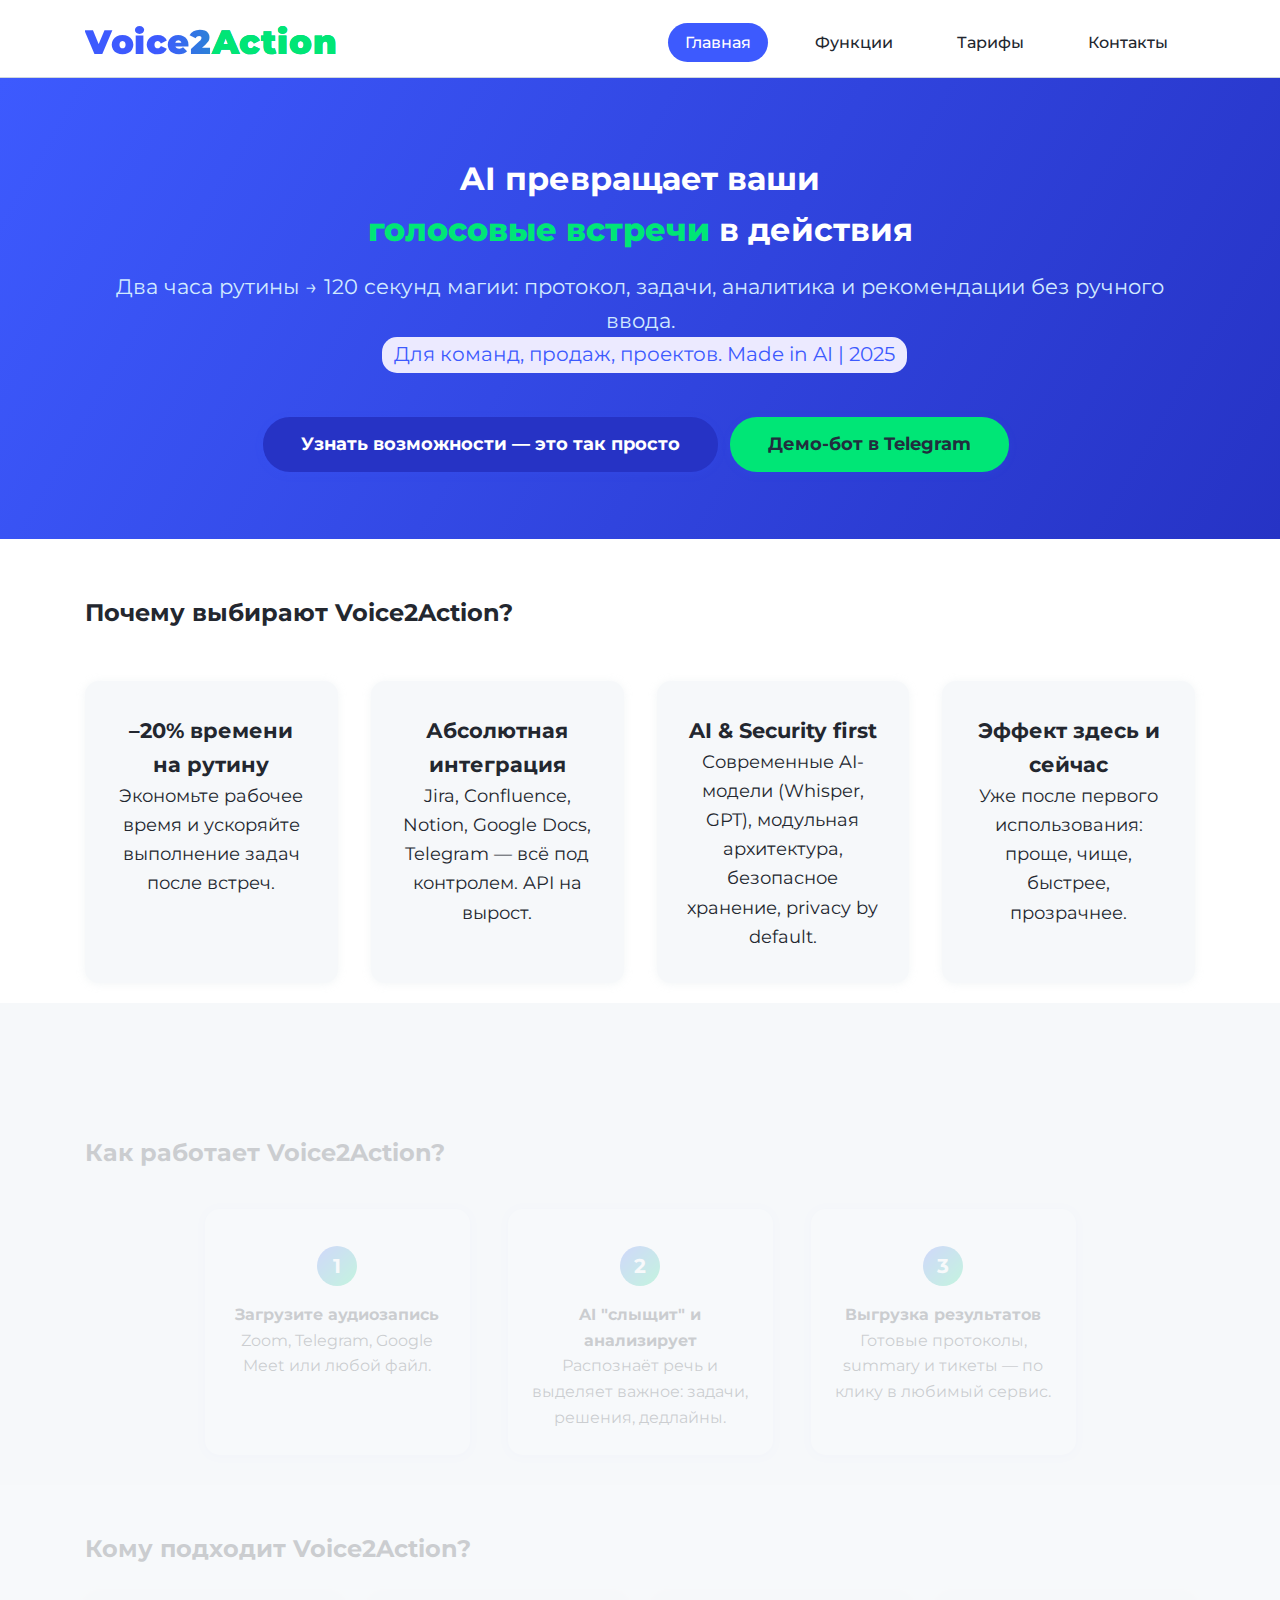
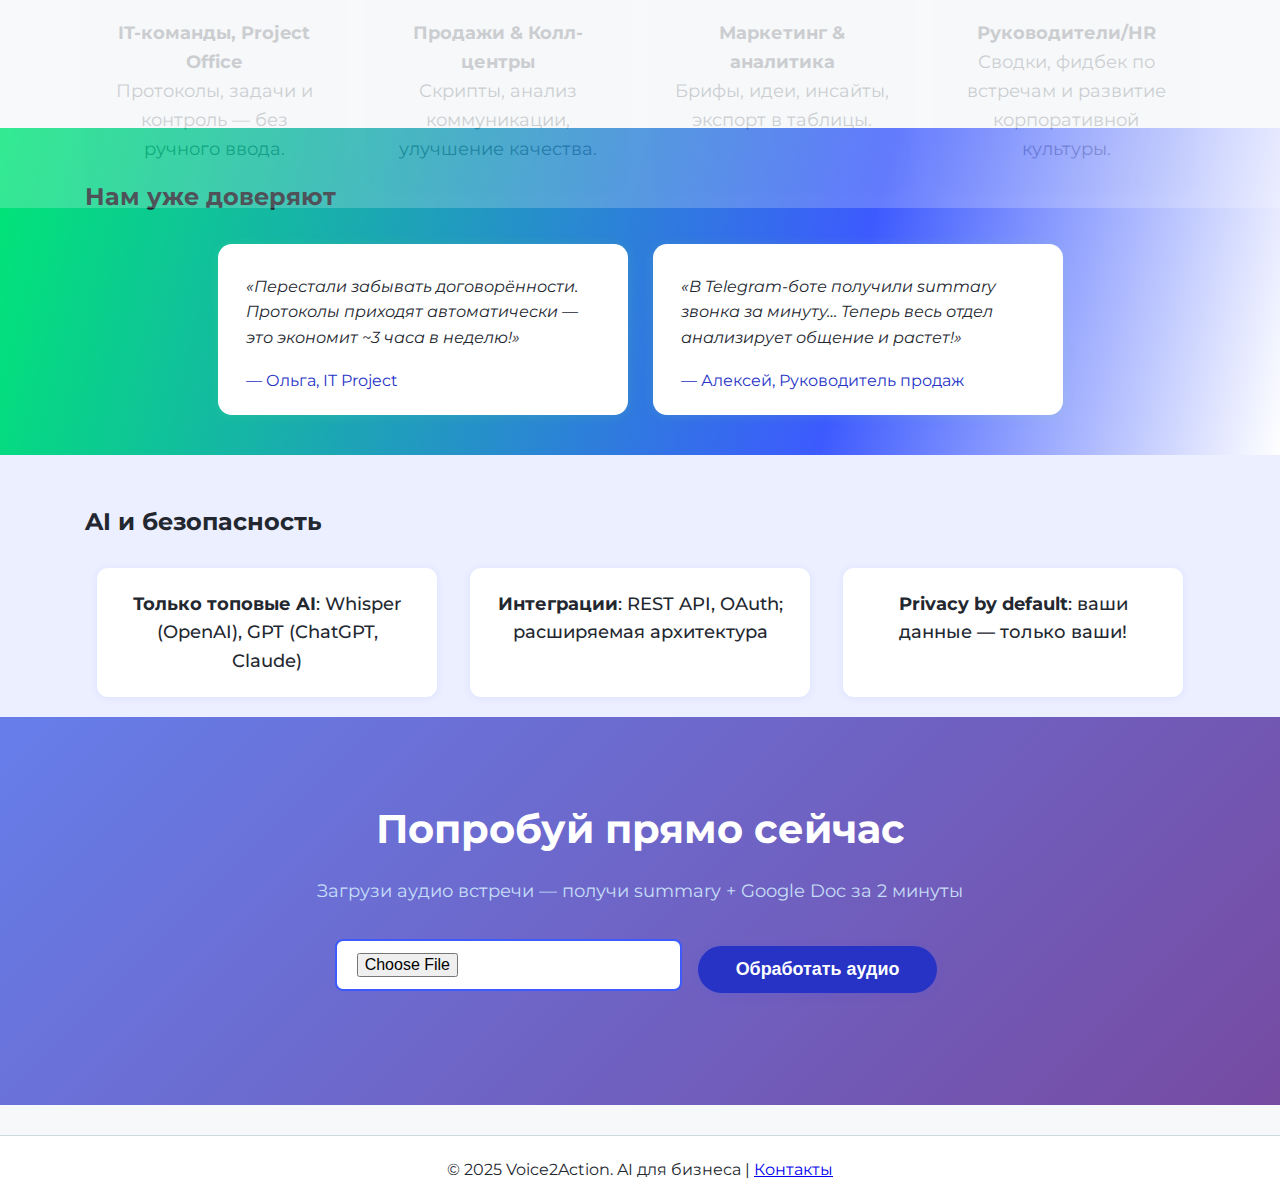
<file: index.html>
<!DOCTYPE html>
<html lang="ru">
<head>
  <meta charset="UTF-8">
  <meta name="viewport" content="width=device-width, initial-scale=1.0">
  <title>Voice2Action – AI превращает голос в действия</title>
  <link rel="stylesheet" href="css/style.css">
</head>
<body>
  <header>
    <div class="container header">
      <span class="logo-text">Voice2<span class="ai-accent">Action</span></span>
      <nav>
        <a href="index.html" class="active">Главная</a>
        <a href="features.html">Функции</a>
        <a href="pricing.html">Тарифы</a>
        <a href="contact.html">Контакты</a>
      </nav>
    </div>
  </header>

  <section class="hero hero-xxl">
    <div class="container">
      <h1>AI превращает ваши<br><span class="accent">голосовые встречи</span> в действия</h1>
      <p class="subtitle">Два часа рутины → 120 секунд магии: протокол, задачи, аналитика и рекомендации без ручного ввода.<br><span class="tag">Для команд, продаж, проектов. Made in AI | 2025</span></p>
      <a href="features.html" class="btn primary-btn">Узнать возможности &mdash; это так просто</a>
      <a href="https://t.me/voice2action_bot" class="btn secondary">Демо-бот в Telegram</a>
    </div>
  </section>

  <section class="benefits big-benefits">
    <div class="container">
      <h2>Почему выбирают Voice2Action?</h2>
      <div class="benefits-list">
        <div class="benefit">
          <h3>–20% времени на рутину</h3>
          <p>Экономьте рабочее время и ускоряйте выполнение задач после встреч.</p>
        </div>
        <div class="benefit">
          <h3>Абсолютная интеграция</h3>
          <p>Jira, Confluence, Notion, Google Docs, Telegram — всё под контролем. API на вырост.</p>
        </div>
        <div class="benefit">
          <h3>AI &amp; Security first</h3>
          <p>Современные AI-модели (Whisper, GPT), модульная архитектура, безопасное хранение, privacy by default.</p>
        </div>
        <div class="benefit">
          <h3>Эффект здесь и сейчас</h3>
          <p>Уже после первого использования: проще, чище, быстрее, прозрачнее.</p>
        </div>
      </div>
    </div>
  </section>

  <section class="how-works styled-icon-steps">
    <div class="container">
      <h2>Как работает Voice2Action?</h2>
      <div class="icon-steps">
        <div class="step">
          <div class="icon-circle">1</div>
          <h4>Загрузите аудиозапись</h4>
          <p>Zoom, Telegram, Google Meet или любой файл.</p>
        </div>
        <div class="step">
          <div class="icon-circle">2</div>
          <h4>AI "слыщит" и анализирует</h4>
          <p>Распознаёт речь и выделяет важное: задачи, решения, дедлайны.</p>
        </div>
        <div class="step">
          <div class="icon-circle">3</div>
          <h4>Выгрузка результатов</h4>
          <p>Готовые протоколы, summary и тикеты — по клику в любимый сервис.</p>
        </div>
      </div>
    </div>
  </section>

  <section class="audience xxl-audience">
    <div class="container">
      <h2>Кому подходит Voice2Action?</h2>
      <div class="audience-list">
        <div class="audience-item">
          <strong>IT-команды, Project Office</strong><br>Протоколы, задачи и контроль — без ручного ввода.
        </div>
        <div class="audience-item">
          <strong>Продажи &amp; Колл-центры</strong><br>Скрипты, анализ коммуникации, улучшение качества.</div>
        <div class="audience-item">
          <strong>Маркетинг &amp; аналитика</strong><br>Брифы, идеи, инсайты, экспорт в таблицы.
        </div>
        <div class="audience-item">
          <strong>Руководители/HR</strong><br>Сводки, фидбек по встречам и развитие корпоративной культуры.
        </div>
      </div>
    </div>
  </section>

  <section class="trust proof">
    <div class="container">
      <h2>Нам уже доверяют</h2>
      <div class="proof-row">
        <div class="proof-col">
          <blockquote>«Перестали забывать договорённости. Протоколы приходят автоматически — это экономит ~3 часа в неделю!»<br><span class="proof-user">— Ольга, IT Project</span></blockquote>
        </div>
        <div class="proof-col">
          <blockquote>«В Telegram-боте получили summary звонка за минуту… Теперь весь отдел анализирует общение и растет!»<br><span class="proof-user">— Алексей, Руководитель продаж</span></blockquote>
        </div>
      </div>
    </div>
  </section>

  <section class="tech">
    <div class="container">
      <h2>AI и безопасность</h2>
      <div class="tech-list">
        <div class="tech-item">
          <strong>Только топовые AI</strong>: Whisper (OpenAI), GPT (ChatGPT, Claude)
        </div>
        <div class="tech-item">
          <strong>Интеграции</strong>: REST API, OAuth; расширяемая архитектура
        </div>
        <div class="tech-item">
          <strong>Privacy by default</strong>: ваши данные — только ваши!
        </div>
      </div>
    </div>
  </section>

  <!-- ДЕМО: Загрузка аудио -->
  <section class="demo-upload">
    <div class="container">
      <h2>Попробуй прямо сейчас</h2>
      <p class="subtitle">Загрузи аудио встречи — получи summary + Google Doc за 2 минуты</p>

      <div class="upload-form">
        <input type="file" id="audioFile" accept="audio/*,.mp3,.wav,.ogg,.m4a" />
        <button onclick="uploadAudio()" class="btn primary-btn">Обработать аудио</button>
      </div>

      <div id="uploadStatus" class="upload-status"></div>
      <div id="uploadResult" class="upload-result"></div>
    </div>
  </section>
  <footer>
    <div class="container footer">
      <p>&copy; 2025 Voice2Action. AI для бизнеса | <a href="contact.html">Контакты</a></p>
    </div>
  </footer>
  <script src="js/main.js"></script>
  <script src="js/upload.js"></script> <!-- ← НОВЫЙ ФАЙЛ -->
</body>
</html>
</file>
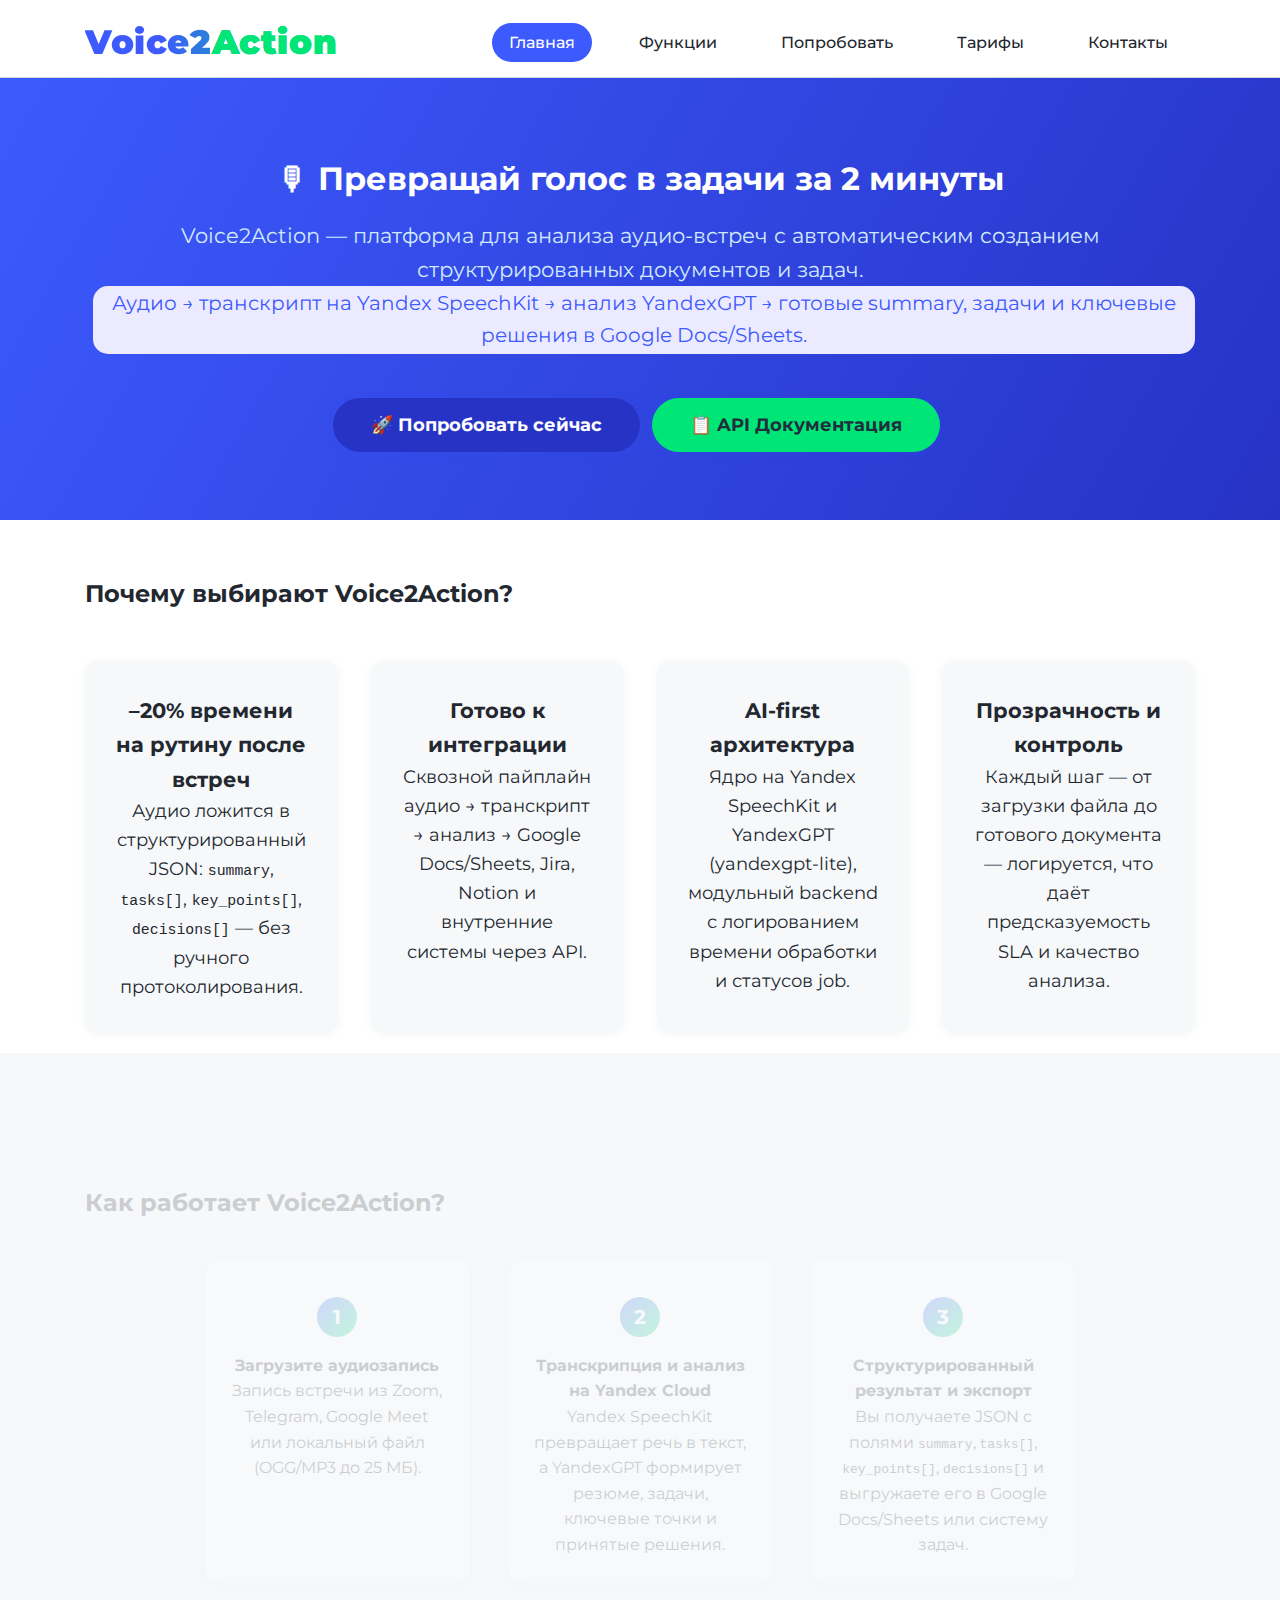
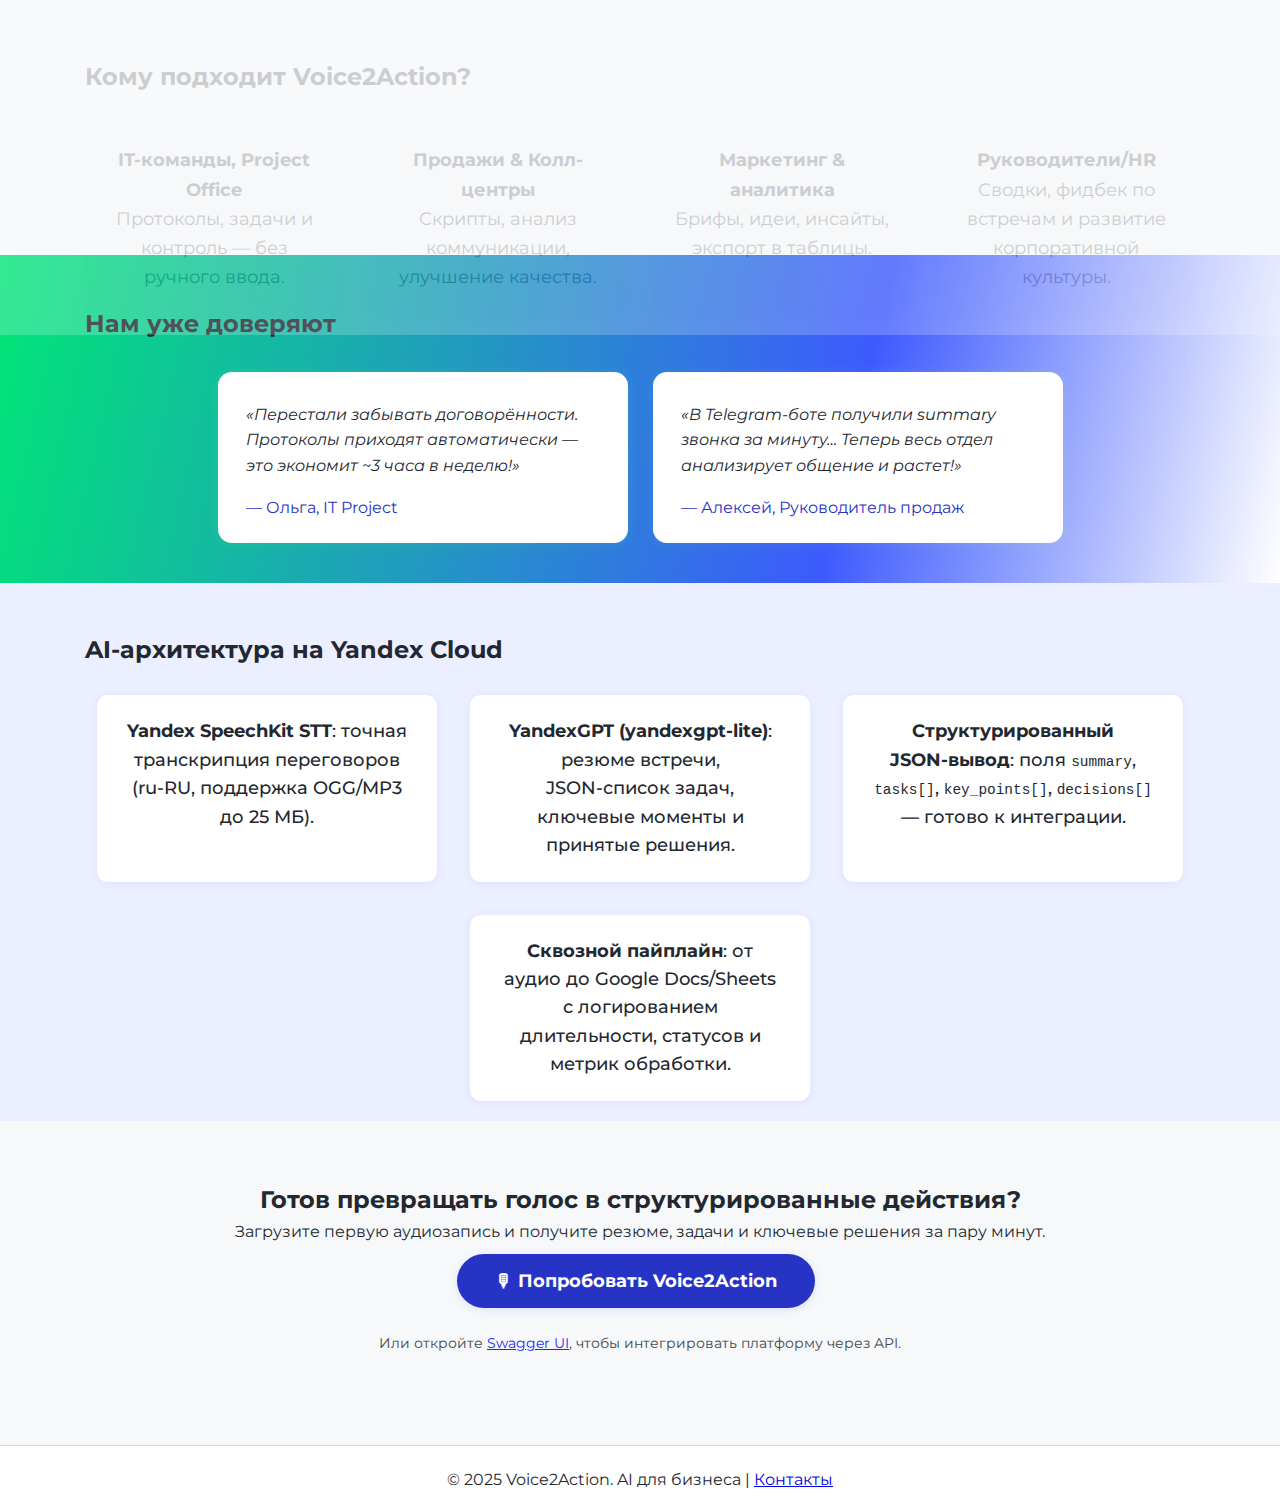
<file: frontend/index.html>
<!DOCTYPE html>
<html lang="ru">
<head>
  <meta charset="UTF-8">
  <meta name="viewport" content="width=device-width, initial-scale=1.0">
  <title>Voice2Action – AI превращает голос в действия</title>
  <link rel="stylesheet" href="css/style.css">
</head>
<body>
  <header>
    <div class="container header">
      <span class="logo-text">Voice2<span class="ai-accent">Action</span></span>
      <nav>
        <a href="index.html" class="active">Главная</a>
        <a href="features.html">Функции</a>
        <a href="app.html">Попробовать</a>
        <a href="pricing.html">Тарифы</a>
        <a href="contact.html">Контакты</a>
      </nav>
    </div>
  </header>

  <section class="hero hero-xxl">
    <div class="container">
      <h1>🎙 Превращай голос в задачи за 2 минуты</h1>
      <p class="subtitle">
        Voice2Action — платформа для анализа аудио-встреч с автоматическим созданием структурированных документов и задач.
        <br>
        <span class="tag">
          Аудио → транскрипт на Yandex SpeechKit → анализ YandexGPT → готовые summary, задачи и ключевые решения в Google Docs/Sheets.
        </span>
      </p>
      <a href="app.html" class="btn primary-btn">🚀 Попробовать сейчас</a>
      <a href="http://localhost:8000/docs" target="_blank" class="btn secondary">📋 API Документация</a>
    </div>
  </section>

  <section class="benefits big-benefits">
    <div class="container">
      <h2>Почему выбирают Voice2Action?</h2>
      <div class="benefits-list">
        <div class="benefit">
          <h3>–20% времени на рутину после встреч</h3>
          <p>Аудио ложится в структурированный JSON: <code>summary</code>, <code>tasks[]</code>, <code>key_points[]</code>, <code>decisions[]</code> — без ручного протоколирования.</p>
        </div>
        <div class="benefit">
          <h3>Готово к интеграции</h3>
          <p>Сквозной пайплайн аудио → транскрипт → анализ → Google Docs/Sheets, Jira, Notion и внутренние системы через API.</p>
        </div>
        <div class="benefit">
          <h3>AI‑first архитектура</h3>
          <p>Ядро на Yandex SpeechKit и YandexGPT (yandexgpt-lite), модульный backend с логированием времени обработки и статусов job.</p>
        </div>
        <div class="benefit">
          <h3>Прозрачность и контроль</h3>
          <p>Каждый шаг — от загрузки файла до готового документа — логируется, что даёт предсказуемость SLA и качество анализа.</p>
        </div>
      </div>
    </div>
  </section>

  <section class="how-works styled-icon-steps">
    <div class="container">
      <h2>Как работает Voice2Action?</h2>
      <div class="icon-steps">
        <div class="step">
          <div class="icon-circle">1</div>
          <h4>Загрузите аудиозапись</h4>
          <p>Запись встречи из Zoom, Telegram, Google Meet или локальный файл (OGG/MP3 до 25 МБ).</p>
        </div>
        <div class="step">
          <div class="icon-circle">2</div>
          <h4>Транскрипция и анализ на Yandex Cloud</h4>
          <p>Yandex SpeechKit превращает речь в текст, а YandexGPT формирует резюме, задачи, ключевые точки и принятые решения.</p>
        </div>
        <div class="step">
          <div class="icon-circle">3</div>
          <h4>Структурированный результат и экспорт</h4>
          <p>Вы получаете JSON c полями <code>summary</code>, <code>tasks[]</code>, <code>key_points[]</code>, <code>decisions[]</code> и выгружаете его в Google Docs/Sheets или систему задач.</p>
        </div>
      </div>
    </div>
  </section>

  <section class="audience xxl-audience">
    <div class="container">
      <h2>Кому подходит Voice2Action?</h2>
      <div class="audience-list">
        <div class="audience-item">
          <strong>IT-команды, Project Office</strong><br>Протоколы, задачи и контроль — без ручного ввода.
        </div>
        <div class="audience-item">
          <strong>Продажи &amp; Колл-центры</strong><br>Скрипты, анализ коммуникации, улучшение качества.</div>
        <div class="audience-item">
          <strong>Маркетинг &amp; аналитика</strong><br>Брифы, идеи, инсайты, экспорт в таблицы.
        </div>
        <div class="audience-item">
          <strong>Руководители/HR</strong><br>Сводки, фидбек по встречам и развитие корпоративной культуры.
        </div>
      </div>
    </div>
  </section>

  <section class="trust proof">
    <div class="container">
      <h2>Нам уже доверяют</h2>
      <div class="proof-row">
        <div class="proof-col">
          <blockquote>«Перестали забывать договорённости. Протоколы приходят автоматически — это экономит ~3 часа в неделю!»<br><span class="proof-user">— Ольга, IT Project</span></blockquote>
        </div>
        <div class="proof-col">
          <blockquote>«В Telegram-боте получили summary звонка за минуту… Теперь весь отдел анализирует общение и растет!»<br><span class="proof-user">— Алексей, Руководитель продаж</span></blockquote>
        </div>
      </div>
    </div>
  </section>

  <section class="tech">
    <div class="container">
      <h2>AI‑архитектура на Yandex Cloud</h2>
      <div class="tech-list">
        <div class="tech-item">
          <strong>Yandex SpeechKit STT</strong>: точная транскрипция переговоров (ru‑RU, поддержка OGG/MP3 до 25 МБ).
        </div>
        <div class="tech-item">
          <strong>YandexGPT (yandexgpt-lite)</strong>: резюме встречи, JSON‑список задач, ключевые моменты и принятые решения.
        </div>
        <div class="tech-item">
          <strong>Структурированный JSON‑вывод</strong>: поля <code>summary</code>, <code>tasks[]</code>, <code>key_points[]</code>, <code>decisions[]</code> — готово к интеграции.
        </div>
        <div class="tech-item">
          <strong>Сквозной пайплайн</strong>: от аудио до Google Docs/Sheets с логированием длительности, статусов и метрик обработки.
        </div>
      </div>
    </div>
  </section>

  <section class="cta-section" style="text-align:center; padding:60px 20px;">
    <div class="container">
      <h2>Готов превращать голос в структурированные действия?</h2>
      <p>Загрузите первую аудиозапись и получите резюме, задачи и ключевые решения за пару минут.</p>
      <a href="app.html" class="btn primary-btn large-btn">
        🎙 Попробовать Voice2Action
      </a>
      <p style="margin-top:16px; font-size:0.9em; opacity:0.85;">
        Или откройте <a href="http://localhost:8000/docs" target="_blank">Swagger UI</a>, чтобы интегрировать платформу через API.
      </p>
    </div>
  </section>

  <footer>
    <div class="container footer">
      <p>&copy; 2025 Voice2Action. AI для бизнеса | <a href="contact.html">Контакты</a></p>
    </div>
  </footer>
  <script src="js/main.js"></script>
</body>
</html>
</file>
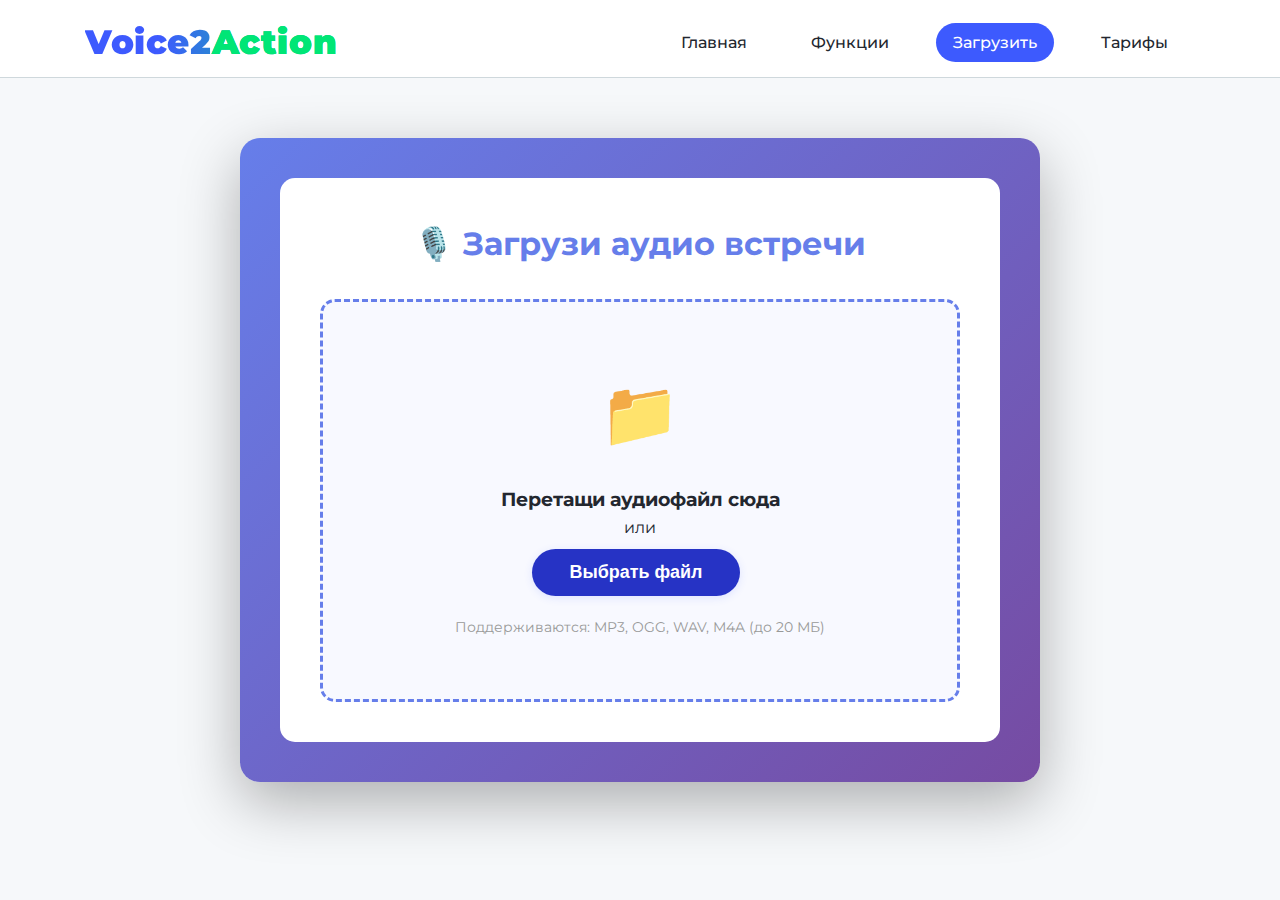
<file: app.html>
<!DOCTYPE html>
<html lang="ru">
<head>
  <meta charset="UTF-8">
  <meta name="viewport" content="width=device-width, initial-scale=1.0">
  <title>Voice2Action – Загрузка аудио</title>
  <link rel="stylesheet" href="css/style.css">
  <style>
    .upload-container {
      max-width: 800px;
      margin: 60px auto;
      padding: 40px;
      background: linear-gradient(135deg, #667eea 0%, #764ba2 100%);
      border-radius: 20px;
      box-shadow: 0 20px 60px rgba(0,0,0,0.3);
    }
    
    .upload-card {
      background: white;
      padding: 40px;
      border-radius: 15px;
    }
    
    .drop-zone {
      border: 3px dashed #667eea;
      border-radius: 15px;
      padding: 60px 20px;
      text-align: center;
      cursor: pointer;
      transition: all 0.3s;
      background: #f8f9ff;
    }
    
    .drop-zone:hover {
      border-color: #764ba2;
      background: #f0f2ff;
      transform: translateY(-2px);
    }
    
    .drop-zone.dragover {
      border-color: #00d4aa;
      background: #e6fff9;
    }
    
    .upload-icon {
      font-size: 64px;
      color: #667eea;
      margin-bottom: 20px;
    }
    
    .selection-section {
      margin: 30px 0;
      padding: 20px;
      background: #f8f9ff;
      border-radius: 10px;
    }
    
    .checkbox-group {
      display: grid;
      grid-template-columns: repeat(auto-fit, minmax(200px, 1fr));
      gap: 15px;
      margin-top: 15px;
    }
    
    .checkbox-item {
      display: flex;
      align-items: center;
      padding: 12px;
      background: white;
      border-radius: 8px;
      cursor: pointer;
      transition: all 0.3s;
      border: 2px solid transparent;
    }
    
    .checkbox-item:hover {
      border-color: #667eea;
      transform: translateX(5px);
    }
    
    .checkbox-item input[type="checkbox"] {
      width: 20px;
      height: 20px;
      margin-right: 10px;
      cursor: pointer;
    }
    
    .progress-container {
      margin: 30px 0;
      display: none;
    }
    
    .progress-bar {
      width: 100%;
      height: 30px;
      background: #e0e0e0;
      border-radius: 15px;
      overflow: hidden;
      position: relative;
    }
    
    .progress-fill {
      height: 100%;
      background: linear-gradient(90deg, #667eea, #764ba2);
      width: 0%;
      transition: width 0.5s;
      display: flex;
      align-items: center;
      justify-content: center;
      color: white;
      font-weight: bold;
    }
    
    .progress-text {
      text-align: center;
      margin-top: 10px;
      color: #666;
    }
    
    .results-container {
      margin-top: 30px;
      display: none;
    }
    
    .result-card {
      background: white;
      padding: 20px;
      border-radius: 10px;
      margin-bottom: 15px;
      border-left: 4px solid #667eea;
    }
    
    .download-btn {
      display: inline-block;
      padding: 10px 20px;
      background: #667eea;
      color: white;
      text-decoration: none;
      border-radius: 8px;
      margin: 5px;
      transition: all 0.3s;
    }
    
    .download-btn:hover {
      background: #764ba2;
      transform: translateY(-2px);
    }
  </style>
</head>
<body>
  <header>
    <div class="container header">
      <span class="logo-text">Voice2<span class="ai-accent">Action</span></span>
      <nav>
        <a href="index.html">Главная</a>
        <a href="features.html">Функции</a>
        <a href="app.html" class="active">Загрузить</a>
        <a href="pricing.html">Тарифы</a>
      </nav>
    </div>
  </header>

  <div class="upload-container">
    <div class="upload-card">
      <h1 style="text-align: center; color: #667eea; margin-bottom: 30px;">
        🎙️ Загрузи аудио встречи
      </h1>
      
      <!-- Drop Zone -->
      <div class="drop-zone" id="dropZone">
        <div class="upload-icon">📁</div>
        <h3>Перетащи аудиофайл сюда</h3>
        <p>или</p>
        <button class="btn primary-btn" onclick="document.getElementById('fileInput').click()">
          Выбрать файл
        </button>
        <input type="file" id="fileInput" accept="audio/*" hidden>
        <p style="margin-top: 20px; color: #999; font-size: 14px;">
          Поддерживаются: MP3, OGG, WAV, M4A (до 20 МБ)
        </p>
      </div>
      
      <!-- Выбор типа анализа -->
      <div class="selection-section" id="analysisSection" style="display:none;">
        <h3>📊 Тип анализа:</h3>
        <div class="checkbox-group">
          <label class="checkbox-item">
            <input type="radio" name="analysis" value="meeting" checked>
            <span>📋 Встреча</span>
          </label>
          <label class="checkbox-item">
            <input type="radio" name="analysis" value="sales">
            <span>💼 Продажи</span>
          </label>
          <label class="checkbox-item">
            <input type="radio" name="analysis" value="interview">
            <span>👤 Интервью</span>
          </label>
          <label class="checkbox-item">
            <input type="radio" name="analysis" value="custom">
            <span>✏️ Кастом</span>
          </label>
        </div>
      </div>
      
      <!-- Выбор экспорта -->
      <div class="selection-section" id="exportSection" style="display:none;">
        <h3>📤 Форматы экспорта:</h3>
        <div class="checkbox-group">
          <label class="checkbox-item">
            <input type="checkbox" name="export" value="excel">
            <span>📊 Excel</span>
          </label>
          <label class="checkbox-item">
            <input type="checkbox" name="export" value="word">
            <span>📄 Word</span>
          </label>
          <label class="checkbox-item">
            <input type="checkbox" name="export" value="jira">
            <span>🎫 Jira</span>
          </label>
          <label class="checkbox-item">
            <input type="checkbox" name="export" value="google_docs">
            <span>📝 Google Docs</span>
          </label>
        </div>
        
        <button class="btn primary-btn" id="startBtn" style="margin-top: 20px; width: 100%;">
          ✅ Начать обработку
        </button>
      </div>
      
      <!-- Прогресс -->
      <div class="progress-container" id="progressContainer">
        <div class="progress-bar">
          <div class="progress-fill" id="progressFill">0%</div>
        </div>
        <p class="progress-text" id="progressText">Загрузка...</p>
      </div>
      
      <!-- Результаты -->
      <div class="results-container" id="resultsContainer">
        <h2 style="color: #00d4aa;">✅ Обработка завершена!</h2>
        
        <div class="result-card" id="summaryCard">
          <h3>📋 Summary</h3>
          <p id="summaryText"></p>
        </div>
        
        <div class="result-card" id="tasksCard">
          <h3>✅ Задачи</h3>
          <ul id="tasksList"></ul>
        </div>
        
        <div class="result-card" id="exportsCard">
          <h3>📥 Скачать</h3>
          <div id="downloadLinks"></div>
        </div>
        
        <button class="btn secondary" onclick="resetForm()">
          🔄 Обработать ещё один файл
        </button>
      </div>
    </div>
  </div>

  <script>
    const dropZone = document.getElementById('dropZone');
    const fileInput = document.getElementById('fileInput');
    const analysisSection = document.getElementById('analysisSection');
    const exportSection = document.getElementById('exportSection');
    const startBtn = document.getElementById('startBtn');
    const progressContainer = document.getElementById('progressContainer');
    const resultsContainer = document.getElementById('resultsContainer');
    
    let selectedFile = null;
    
    // Drag & Drop
    dropZone.addEventListener('dragover', (e) => {
      e.preventDefault();
      dropZone.classList.add('dragover');
    });
    
    dropZone.addEventListener('dragleave', () => {
      dropZone.classList.remove('dragover');
    });
    
    dropZone.addEventListener('drop', (e) => {
      e.preventDefault();
      dropZone.classList.remove('dragover');
      
      const file = e.dataTransfer.files[0];
      handleFileSelect(file);
    });
    
    // File Input
    fileInput.addEventListener('change', (e) => {
      const file = e.target.files[0];
      handleFileSelect(file);
    });
    
    function handleFileSelect(file) {
      if (!file) return;
      
      // Валидация
      const validTypes = ['audio/mpeg', 'audio/ogg', 'audio/wav', 'audio/mp4', 'audio/x-m4a'];
      if (!validTypes.includes(file.type)) {
        alert('Неподдерживаемый формат. Используй MP3, OGG, WAV или M4A.');
        return;
      }
      
      if (file.size > 20 * 1024 * 1024) {
        alert('Файл слишком большой. Максимум 20 МБ.');
        return;
      }
      
      selectedFile = file;
      
      // Показываем опции
      dropZone.innerHTML = `
        <div class="upload-icon">✅</div>
        <h3>${file.name}</h3>
        <p>${(file.size / 1024 / 1024).toFixed(2)} МБ</p>
        <button class="btn secondary" onclick="resetFileSelection()">Выбрать другой</button>
      `;
      
      analysisSection.style.display = 'block';
      exportSection.style.display = 'block';
    }
    
    function resetFileSelection() {
      selectedFile = null;
      fileInput.value = '';
      dropZone.innerHTML = `
        <div class="upload-icon">📁</div>
        <h3>Перетащи аудиофайл сюда</h3>
        <p>или</p>
        <button class="btn primary-btn" onclick="document.getElementById('fileInput').click()">
          Выбрать файл
        </button>
        <p style="margin-top: 20px; color: #999; font-size: 14px;">
          Поддерживаются: MP3, OGG, WAV, M4A (до 20 МБ)
        </p>
      `;
      analysisSection.style.display = 'none';
      exportSection.style.display = 'none';
    }
    
    // Обработка
    startBtn.addEventListener('click', async () => {
      if (!selectedFile) {
        alert('Выбери файл!');
        return;
      }
      
      const analysisType = document.querySelector('input[name="analysis"]:checked').value;
      const exports = Array.from(document.querySelectorAll('input[name="export"]:checked'))
        .map(cb => cb.value);
      
      if (exports.length === 0) {
        alert('Выбери хотя бы один формат экспорта!');
        return;
      }
      
      // Скрываем формы, показываем прогресс
      analysisSection.style.display = 'none';
      exportSection.style.display = 'none';
      progressContainer.style.display = 'block';
      
      try {
        // Шаг 1: Загрузка файла
        updateProgress(10, 'Загрузка файла...');
        
        const formData = new FormData();
        formData.append('audio', selectedFile);
        
        const uploadResponse = await fetch('http://localhost:8000/api/process-audio', {
          method: 'POST',
          body: formData
        });
        
        if (!uploadResponse.ok) {
          throw new Error('Ошибка загрузки');
        }
        
        const { job_id } = await uploadResponse.json();
        
        // Шаг 2: Polling статуса
        await pollStatus(job_id);
        
        // Шаг 3: Экспорт
        updateProgress(90, 'Создание файлов...');
        
        const exportResponse = await fetch('http://localhost:8000/api/export', {
          method: 'POST',
          headers: { 'Content-Type': 'application/json' },
          body: JSON.stringify({ job_id, exports })
        });
        
        if (!exportResponse.ok) {
          throw new Error('Ошибка экспорта');
        }
        
        const exportData = await exportResponse.json();
        
        // Показываем результаты
        displayResults(exportData);
        
      } catch (error) {
        alert('Ошибка: ' + error.message);
        resetForm();
      }
    });
    
    async function pollStatus(jobId) {
      const pollInterval = setInterval(async () => {
        const response = await fetch(`http://localhost:8000/api/status/${jobId}`);
        const data = await response.json();
        
        updateProgress(data.progress, data.status);
        
        if (data.complete) {
          clearInterval(pollInterval);
          
          if (data.error) {
            throw new Error(data.error);
          }
          
          return data.results;
        }
      }, 2000);
      
      // Ждём завершения
      return new Promise((resolve, reject) => {
        const checkComplete = setInterval(async () => {
          const response = await fetch(`http://localhost:8000/api/status/${jobId}`);
          const data = await response.json();
          
          if (data.complete) {
            clearInterval(checkComplete);
            if (data.error) {
              reject(new Error(data.error));
            } else {
              resolve(data.results);
            }
          }
        }, 2000);
      });
    }
    
    function updateProgress(percent, text) {
      const progressFill = document.getElementById('progressFill');
      const progressText = document.getElementById('progressText');
      
      progressFill.style.width = percent + '%';
      progressFill.textContent = percent + '%';
      progressText.textContent = text;
    }
    
    function displayResults(data) {
      progressContainer.style.display = 'none';
      resultsContainer.style.display = 'block';
      
      // Summary
      document.getElementById('summaryText').textContent = 
        data.exports.summary || 'Резюме не найдено';
      
      // Задачи
      const tasksList = document.getElementById('tasksList');
      tasksList.innerHTML = '';
      
      if (data.exports.tasks && data.exports.tasks.length > 0) {
        data.exports.tasks.forEach(task => {
          const li = document.createElement('li');
          li.innerHTML = `<strong>${task.description}</strong><br>
            📅 ${task.deadline} | 👤 ${task.assignee}`;
          tasksList.appendChild(li);
        });
      }
      
      // Ссылки на скачивание
      const downloadLinks = document.getElementById('downloadLinks');
      downloadLinks.innerHTML = '';
      
      Object.entries(data.exports).forEach(([type, info]) => {
        if (type === 'excel' || type === 'word') {
          const link = document.createElement('a');
          link.href = `http://localhost:8000${info.download_url}`;
          link.className = 'download-btn';
          link.textContent = `📥 Скачать ${type.toUpperCase()}`;
          downloadLinks.appendChild(link);
        } else if (type === 'jira' && info.issues) {
          info.issues.forEach(issue => {
            const link = document.createElement('a');
            link.href = issue.url;
            link.target = '_blank';
            link.className = 'download-btn';
            link.textContent = `🎫 ${issue.key}`;
            downloadLinks.appendChild(link);
          });
        } else if (type === 'google_docs' && info.doc_url) {
          const link = document.createElement('a');
          link.href = info.doc_url;
          link.target = '_blank';
          link.className = 'download-btn';
          link.textContent = '📝 Google Doc';
          downloadLinks.appendChild(link);
        }
      });
    }
    
    function resetForm() {
      progressContainer.style.display = 'none';
      resultsContainer.style.display = 'none';
      resetFileSelection();
    }
  </script>
</body>
</html>
</file>
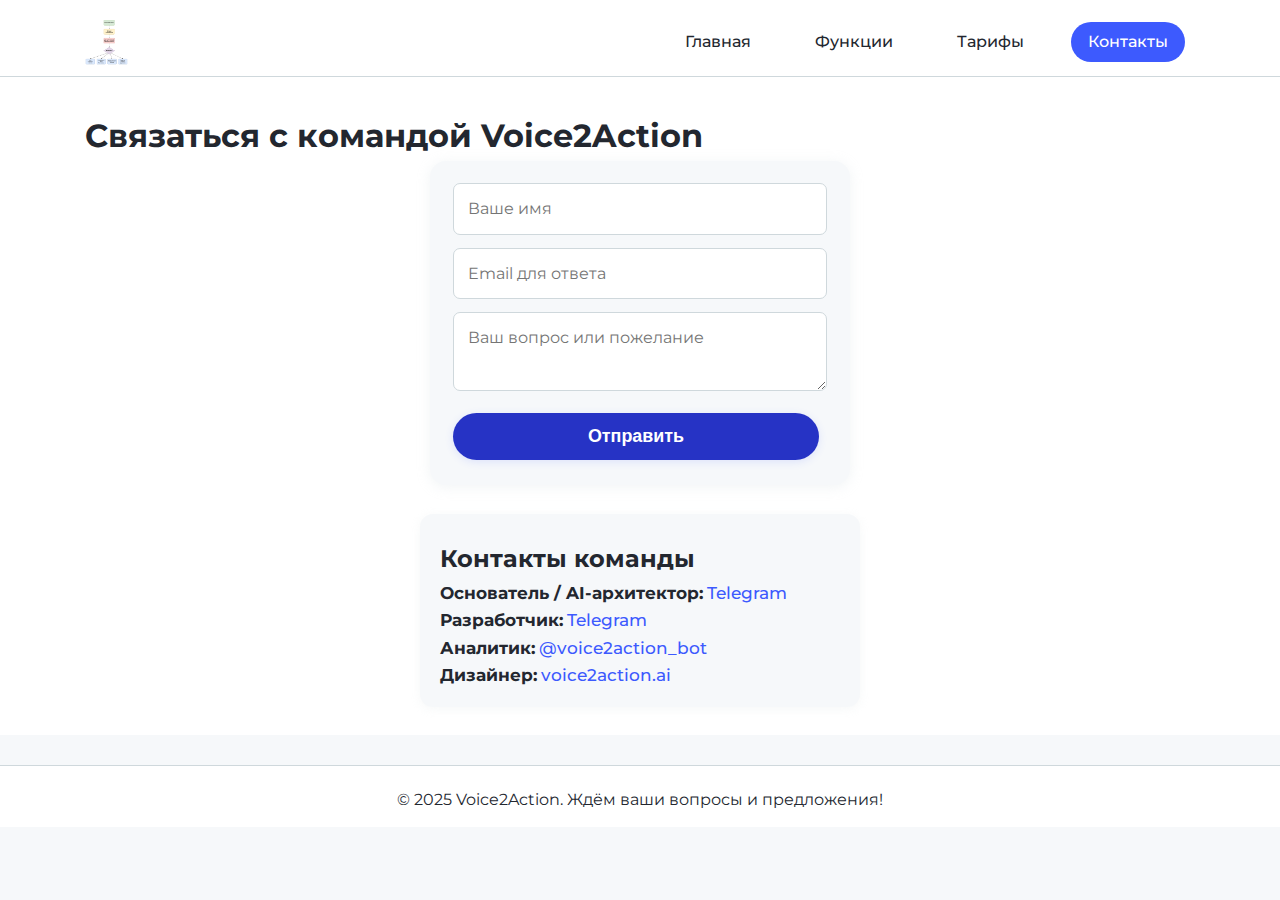
<file: contact.html>
<!DOCTYPE html>
<html lang="ru">
<head>
  <meta charset="UTF-8">
  <meta name="viewport" content="width=device-width, initial-scale=1.0">
  <title>Контакты – Voice2Action</title>
  <link rel="stylesheet" href="css/style.css">
</head>
<body>
  <header>
    <div class="container header">
      <img src="img.png" alt="Voice2Action logo" class="logo" />
      <nav>
        <a href="index.html">Главная</a>
        <a href="features.html">Функции</a>
        <a href="pricing.html">Тарифы</a>
        <a href="contact.html" class="active">Контакты</a>
      </nav>
    </div>
  </header>
  <section class="contact-form-section">
    <div class="container">
      <h1>Связаться с командой Voice2Action</h1>
      <form class="contact-form" action="#" method="post">
        <input type="text" name="name" placeholder="Ваше имя" required>
        <input type="email" name="email" placeholder="Email для ответа" required>
        <textarea name="message" placeholder="Ваш вопрос или пожелание" required></textarea>
        <button type="submit" class="btn primary-btn">Отправить</button>
      </form>
      <div class="contacts-block">
        <h2>Контакты команды</h2>
        <ul>
          <li><strong>Основатель / AI-архитектор:</strong> <a href="#">Telegram</a></li>
          <li><strong>Разработчик:</strong> <a href="#">Telegram</a></li>
          <li><strong>Аналитик:</strong> <a href="https://t.me/voice2action_bot" target="_blank">@voice2action_bot</a></li>
          <li><strong>Дизайнер:</strong> <a href="https://voice2action.ai" target="_blank">voice2action.ai</a></li>
        </ul>
      </div>
    </div>
  </section>
  <footer>
    <div class="container footer">
      <p>&copy; 2025 Voice2Action. Ждём ваши вопросы и предложения!</p>
    </div>
  </footer>
  <script src="js/main.js"></script>
</body>
</html>
</file>
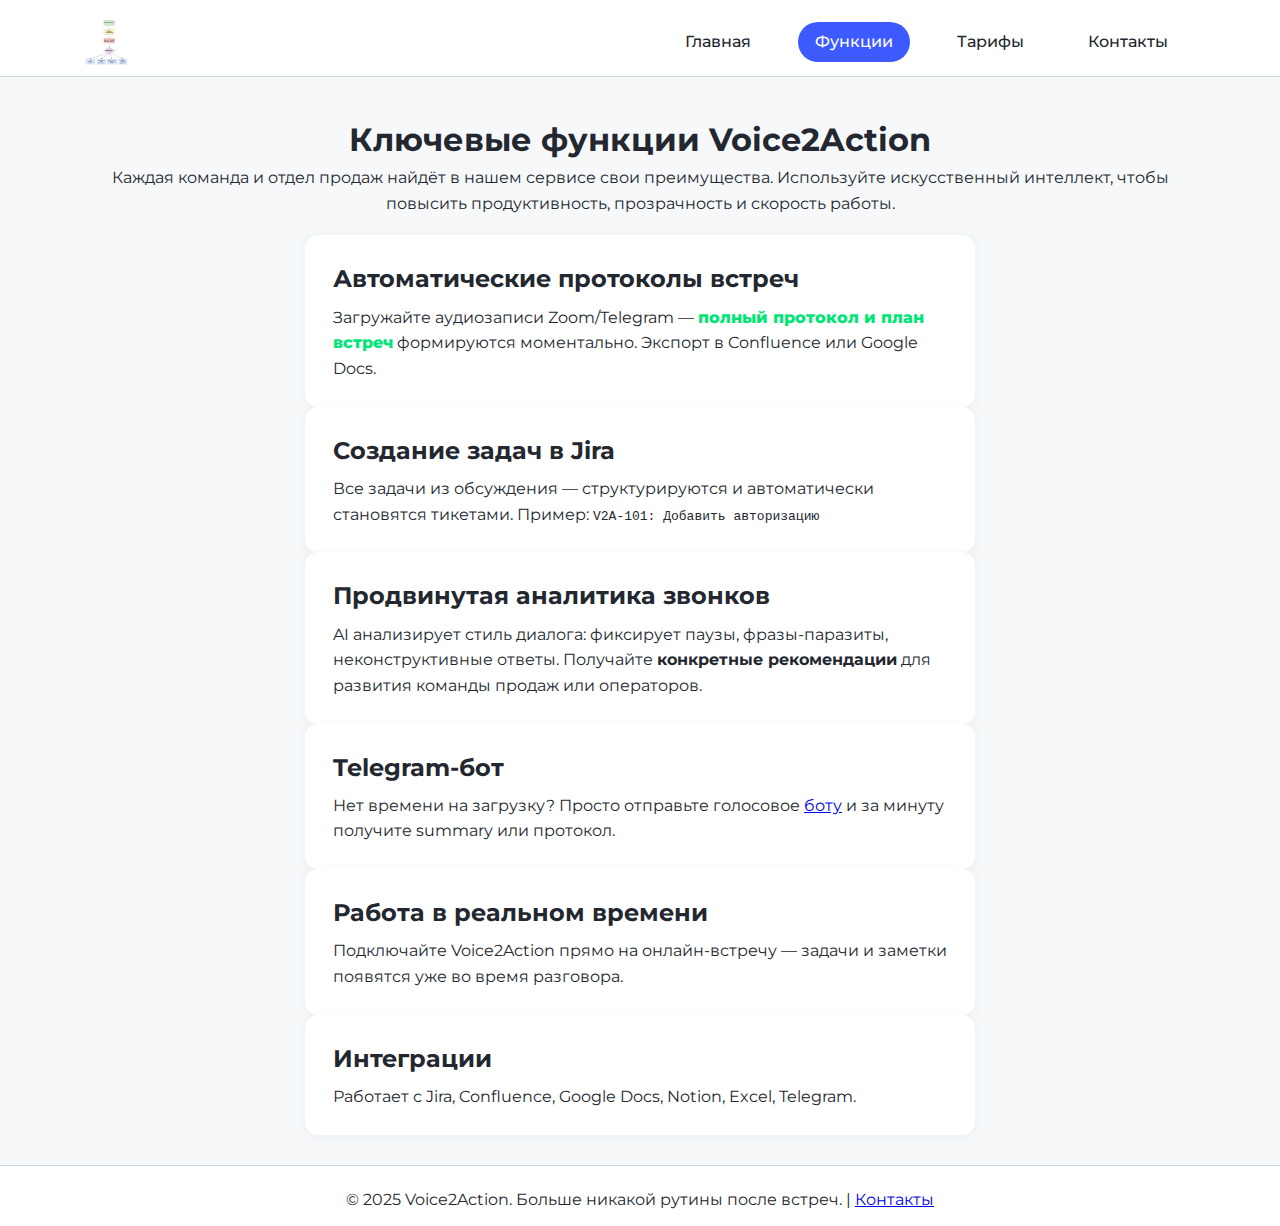
<file: features.html>
<!DOCTYPE html>
<html lang="ru">
<head>
  <meta charset="UTF-8">
  <meta name="viewport" content="width=device-width, initial-scale=1.0">
  <title>Функции – Voice2Action</title>
  <link rel="stylesheet" href="css/style.css">
</head>
<body>
  <header>
    <div class="container header">
      <img src="img.png" alt="Voice2Action logo" class="logo" />
      <nav>
        <a href="index.html">Главная</a>
        <a href="features.html" class="active">Функции</a>
        <a href="pricing.html">Тарифы</a>
        <a href="contact.html">Контакты</a>
      </nav>
    </div>
  </header>

  <section class="features-intro">
    <div class="container">
      <h1>Ключевые функции Voice2Action</h1>
      <p>Каждая команда и отдел продаж найдёт в нашем сервисе свои преимущества. Используйте искусственный интеллект, чтобы повысить продуктивность, прозрачность и скорость работы.</p>
    </div>
  </section>

  <section class="features-list">
    <div class="container">
      <div class="feature-block">
        <h2>Автоматические протоколы встреч</h2>
        <p>Загружайте аудиозаписи Zoom/Telegram — <span class="accent">полный протокол и план встреч</span> формируются моментально. Экспорт в Confluence или Google Docs.</p>
      </div>
      <div class="feature-block">
        <h2>Создание задач в Jira</h2>
        <p>Все задачи из обсуждения — структурируются и автоматически становятся тикетами. Пример: <code>V2A-101: Добавить авторизацию</code></p>
      </div>
      <div class="feature-block">
        <h2>Продвинутая аналитика звонков</h2>
        <p>AI анализирует стиль диалога: фиксирует паузы, фразы-паразиты, неконструктивные ответы. Получайте <strong>конкретные рекомендации</strong> для развития команды продаж или операторов.</p>
      </div>
      <div class="feature-block">
        <h2>Telegram-бот</h2>
        <p>Нет времени на загрузку? Просто отправьте голосовое <a href="https://t.me/voice2action_bot" target="_blank">боту</a> и за минуту получите summary или протокол.</p>
      </div>
      <div class="feature-block">
        <h2>Работа в реальном времени</h2>
        <p>Подключайте Voice2Action прямо на онлайн-встречу — задачи и заметки появятся уже во время разговора.</p>
      </div>
      <div class="feature-block">
        <h2>Интеграции</h2>
        <p>Работает с Jira, Confluence, Google Docs, Notion, Excel, Telegram.</p>
      </div>
    </div>
  </section>
  <footer>
    <div class="container footer">
      <p>&copy; 2025 Voice2Action. Больше никакой рутины после встреч. | <a href="contact.html">Контакты</a></p>
    </div>
  </footer>
  <script src="js/main.js"></script>
</body>
</html>
</file>
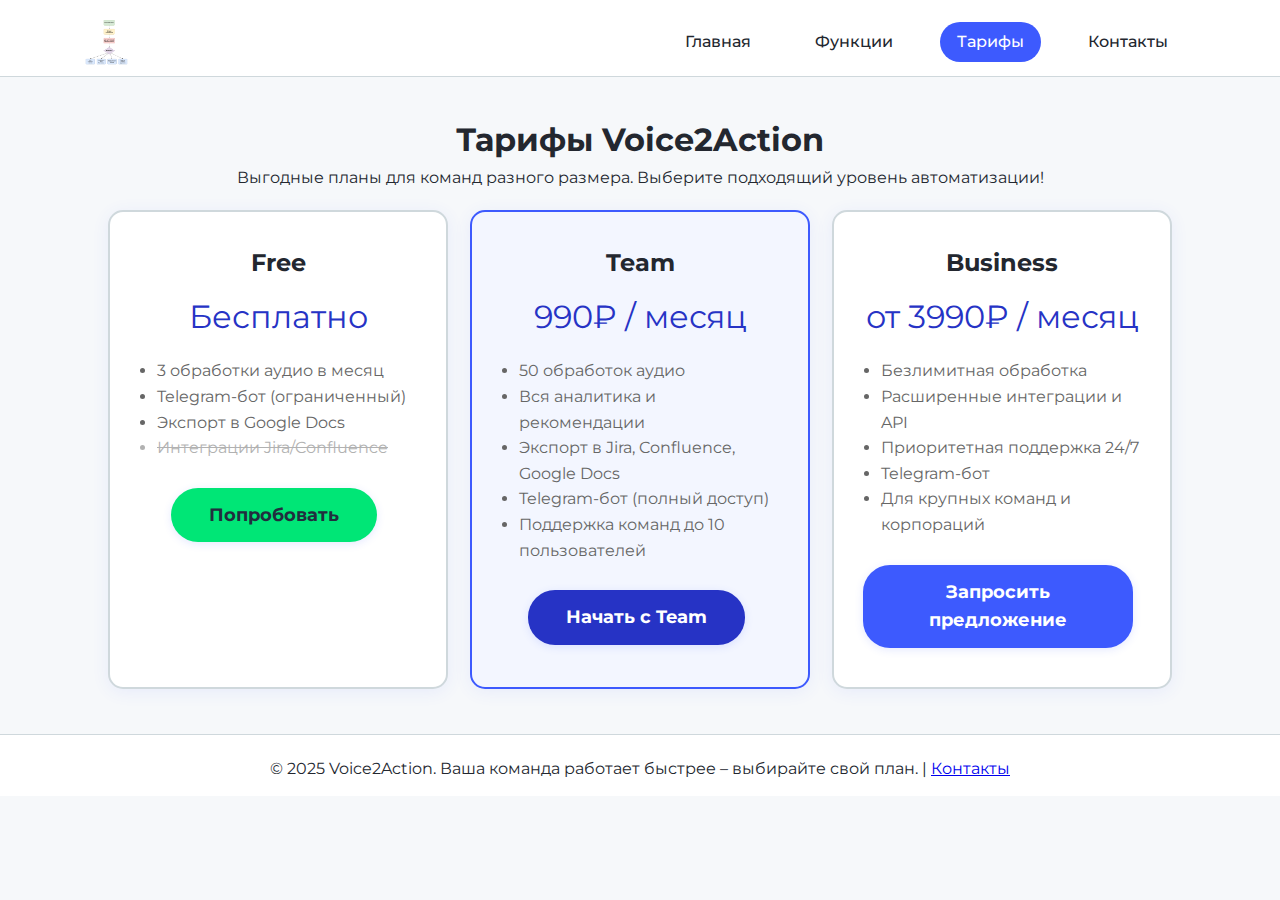
<file: pricing.html>
<!DOCTYPE html>
<html lang="ru">
<head>
  <meta charset="UTF-8">
  <meta name="viewport" content="width=device-width, initial-scale=1.0">
  <title>Тарифы – Voice2Action</title>
  <link rel="stylesheet" href="css/style.css">
</head>
<body>
  <header>
    <div class="container header">
      <img src="img.png" alt="Voice2Action logo" class="logo" />
      <nav>
        <a href="index.html">Главная</a>
        <a href="features.html">Функции</a>
        <a href="pricing.html" class="active">Тарифы</a>
        <a href="contact.html">Контакты</a>
      </nav>
    </div>
  </header>
  <section class="pricing-intro">
    <div class="container">
      <h1>Тарифы Voice2Action</h1>
      <p>Выгодные планы для команд разного размера. Выберите подходящий уровень автоматизации!</p>
    </div>
  </section>
  <section class="pricing-table">
    <div class="container">
      <div class="pricing-row">
        <div class="pricing-plan">
          <h2>Free</h2>
          <p class="price">Бесплатно</p>
          <ul>
            <li>3 обработки аудио в месяц</li>
            <li>Telegram-бот (ограниченный)</li>
            <li>Экспорт в Google Docs</li>
            <li class="muted">Интеграции Jira/Confluence</li>
          </ul>
          <a href="contact.html" class="btn secondary">Попробовать</a>
        </div>
        <div class="pricing-plan popular">
          <h2>Team</h2>
          <p class="price">990₽ / месяц</p>
          <ul>
            <li>50 обработок аудио</li>
            <li>Вся аналитика и рекомендации</li>
            <li>Экспорт в Jira, Confluence, Google Docs</li>
            <li>Telegram-бот (полный доступ)</li>
            <li>Поддержка команд до 10 пользователей</li>
          </ul>
          <a href="contact.html" class="btn primary-btn">Начать с Team</a>
        </div>
        <div class="pricing-plan">
          <h2>Business</h2>
          <p class="price">от 3990₽ / месяц</p>
          <ul>
            <li>Безлимитная обработка</li>
            <li>Расширенные интеграции и API</li>
            <li>Приоритетная поддержка 24/7</li>
            <li>Telegram-бот</li>
            <li>Для крупных команд и корпораций</li>
          </ul>
          <a href="contact.html" class="btn">Запросить предложение</a>
        </div>
      </div>
    </div>
  </section>
  <footer>
    <div class="container footer">
      <p>&copy; 2025 Voice2Action. Ваша команда работает быстрее – выбирайте свой план. | <a href="contact.html">Контакты</a></p>
    </div>
  </footer>
  <script src="js/main.js"></script>
</body>
</html>
</file>
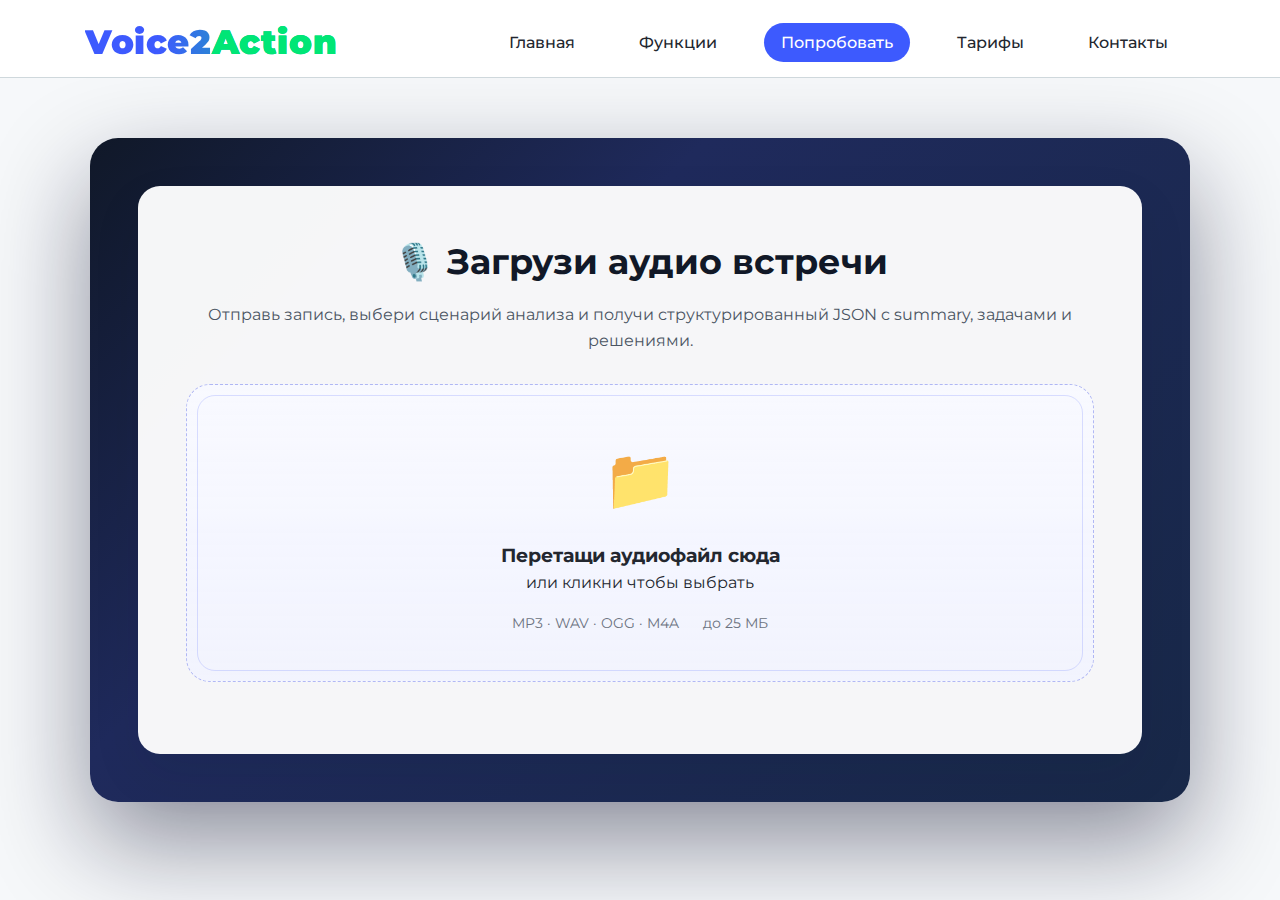
<file: frontend/app.html>
<!DOCTYPE html>
<html lang="ru">
<head>
  <meta charset="UTF-8">
  <meta name="viewport" content="width=device-width, initial-scale=1.0">
  <title>Voice2Action – Загрузка аудио</title>
  <link rel="stylesheet" href="css/style.css">
  <style>
    .upload-container {
      max-width: 1100px;
      margin: 60px auto 80px;
      padding: 48px;
      background: linear-gradient(135deg, #101828 0%, #1f2a5c 35%, #182848 100%);
      border-radius: 28px;
      box-shadow: 0 40px 100px rgba(8, 12, 40, 0.45);
    }
    .upload-card {
      background: rgba(255,255,255,0.96);
      border-radius: 22px;
      padding: 48px;
      box-shadow: 0 20px 50px rgba(15,23,42,0.08);
    }
    .upload-card h1 {
      text-align: center;
      color: #111827;
      margin-bottom: 12px;
      font-size: 2.2em;
    }
    .upload-card p.lead {
      text-align: center;
      color: #4b5563;
      margin-bottom: 30px;
    }
    .drop-zone {
      border: 1.5px dashed rgba(120, 132, 235, 0.55);
      border-radius: 24px;
      padding: 46px 24px;
      text-align: center;
      cursor: pointer;
      transition: border-color 0.25s ease, background 0.25s ease, transform 0.25s ease;
      background: linear-gradient(180deg, rgba(248,249,255,0.95) 0%, rgba(241,243,255,0.85) 100%);
      margin-bottom: 24px;
      position: relative;
      overflow: hidden;
    }
    .drop-zone::after {
      content: "";
      position: absolute;
      inset: 10px;
      border-radius: 18px;
      border: 1px solid rgba(124, 140, 255, 0.45);
      pointer-events: none;
      opacity: 0.6;
    }
    .drop-zone:hover {
      border-color: rgba(80, 102, 255, 0.85);
      background: linear-gradient(180deg, rgba(250,251,255,1) 0%, rgba(237,240,255,0.9) 100%);
      transform: translateY(-1px);
    }
    .drop-zone.dragover {
      border-color: #33dfc3;
      background: rgba(232, 255, 247, 0.95);
      box-shadow: inset 0 0 0 1px rgba(51,223,195,0.35);
    }
    .upload-icon {
      font-size: 60px;
      color: #4f46e5;
      margin-bottom: 14px;
    }
    .upload-meta {
      display: flex;
      justify-content: center;
      gap: 24px;
      font-size: 0.9em;
      color: #6b7280;
      margin-top: 16px;
    }
    .selection-section {
      margin: 20px 0 30px;
      padding: 24px;
      background: #f7f8ff;
      border-radius: 14px;
      border: 1px solid rgba(102,126,234,0.2);
      display: none;
    }
    .selection-section h3 {
      margin-bottom: 8px;
      color: #1f2a5c;
    }
    .analysis-hint {
      font-size: 0.9em;
      color: #6b7280;
    }
    .radio-group {
      display: grid;
      grid-template-columns: repeat(auto-fit, minmax(240px, 1fr));
      gap: 12px;
      margin-top: 18px;
    }
    .radio-item {
      display: flex;
      align-items: center;
      padding: 14px 16px;
      background: white;
      border-radius: 12px;
      border: 1px solid rgba(148,163,184,0.5);
      cursor: pointer;
      transition: all 0.3s ease;
      box-shadow: 0 6px 20px rgba(15,23,42,0.06);
    }
    .radio-item input[type="radio"] {
      width: 20px;
      height: 20px;
      margin-right: 12px;
      accent-color: #4f46e5;
    }
    .radio-item span {
      flex: 1;
      font-weight: 500;
      color: #111827;
    }
    .radio-item:hover,
    .radio-item input[type="radio"]:checked + span {
      border-color: #4f46e5;
      box-shadow: 0 10px 18px rgba(79,70,229,0.18);
    }
    .radio-item input[type="radio"]:checked + span {
      color: #4f46e5;
    }
    .progress-container {
      margin: 28px 0;
      display: none;
    }
    .progress-meta {
      display: flex;
      justify-content: space-between;
      align-items: center;
      margin-bottom: 8px;
      font-size: 0.95em;
      color: #475467;
    }
    .progress-bar {
      width: 100%;
      height: 18px;
      background: #e4e7ec;
      border-radius: 999px;
      overflow: hidden;
      position: relative;
    }
    .progress-fill {
      height: 100%;
      background: linear-gradient(90deg, #22d3ee, #4f46e5);
      width: 0%;
      transition: width 0.5s ease;
      border-radius: 999px;
    }
    .progress-text {
      text-align: left;
      margin-top: 8px;
      font-size: 0.9em;
      color: #475467;
    }
    .status-message {
      padding: 16px 20px;
      border-radius: 14px;
      margin: 20px 0;
      font-weight: 500;
      display: none;
      align-items: center;
      gap: 10px;
    }
    .status-message span {
      font-size: 1.2em;
    }
    .status-loading {
      display: flex;
      background: #eff6ff;
      color: #1d4ed8;
    }
    .status-success {
      display: flex;
      background: #ecfdf3;
      color: #059669;
    }
    .status-error {
      display: flex;
      background: #fef3f2;
      color: #b42318;
    }
    .results-container {
      margin-top: 40px;
      display: none;
    }
    .results-grid {
      display: grid;
      grid-template-columns: repeat(auto-fit, minmax(280px, 1fr));
      gap: 18px;
    }
    .result-card {
      background: white;
      border-radius: 16px;
      padding: 22px;
      border: 1px solid #e4e7ec;
      box-shadow: 0 12px 30px rgba(15,23,42,0.08);
    }
    .result-card h3 {
      margin-bottom: 12px;
      color: #111827;
      display: flex;
      align-items: center;
      gap: 8px;
    }
    .task-item {
      background: #eef9f2;
      padding: 14px 16px;
      border-radius: 12px;
      margin-bottom: 12px;
      border: 1px solid rgba(16,185,129,0.3);
    }
    .insights-list,
    .decisions-list {
      list-style: none;
      padding-left: 0;
      margin: 0;
      display: flex;
      flex-direction: column;
      gap: 8px;
    }
    .insights-list li,
    .decisions-list li {
      padding: 10px 12px;
      background: #f5f5ff;
      border-radius: 10px;
      border: 1px solid rgba(99,102,241,0.2);
      font-size: 0.95em;
    }
    .docs-links {
      display: flex;
      flex-wrap: wrap;
      gap: 10px;
    }
    .job-meta {
      display: flex;
      flex-direction: column;
      gap: 12px;
    }
    .job-id-row {
      display: flex;
      gap: 10px;
      flex-wrap: wrap;
    }
    .job-id-row code {
      flex: 1;
      padding: 10px 12px;
      background: #f2f4f7;
      border-radius: 10px;
    }
    .result-actions {
      display: none;
      justify-content: center;
      gap: 12px;
      margin-top: 24px;
      flex-wrap: wrap;
    }
    @media (max-width: 768px) {
      .upload-container { padding: 24px; }
      .upload-card { padding: 24px; }
      .drop-zone { padding: 40px 16px; }
      .radio-group { grid-template-columns: 1fr; }
      .upload-meta { flex-direction: column; gap: 8px; }
      .job-id-row { flex-direction: column; }
    }
  </style>
</head>
<body>
  <header>
    <div class="container header">
      <span class="logo-text">Voice2<span class="ai-accent">Action</span></span>
      <nav>
        <a href="index.html">Главная</a>
        <a href="features.html">Функции</a>
        <a href="app.html" class="active">Попробовать</a>
        <a href="pricing.html">Тарифы</a>
        <a href="contact.html">Контакты</a>
      </nav>
    </div>
  </header>

  <div class="upload-container">
    <div class="upload-card">
      <h1>🎙️ Загрузи аудио встречи</h1>
      <p class="lead">Отправь запись, выбери сценарий анализа и получи структурированный JSON c summary, задачами и решениями.</p>

      <!-- A. Загрузка аудио -->
      <div class="drop-zone" id="dropZone">
        <div class="upload-icon">📁</div>
        <h3>Перетащи аудиофайл сюда</h3>
        <p>или кликни чтобы выбрать</p>
        <input type="file" id="audioFile" accept="audio/*,.mp3,.wav,.ogg,.m4a" hidden>
        <div class="upload-meta">
          <span>MP3 · WAV · OGG · M4A</span>
          <span>до 25 МБ</span>
        </div>
      </div>

      <!-- B. Выбор типа анализа -->
      <div class="selection-section" id="analysisTypeSection" style="display: none;">
        <h3>Выбери тип анализа:</h3>
        <p class="analysis-hint">Сценарий влияет на подсказки для YandexGPT. Можно оставить авто.</p>
        <div class="radio-group">
          <label class="radio-item">
            <input type="radio" name="analysis" value="auto" checked>
            <span>✨ Авто (YandexGPT сам решит)</span>
          </label>
          <label class="radio-item">
            <input type="radio" name="analysis" value="meeting">
            <span>📋 Встреча (резюме + задачи + действия)</span>
          </label>
          <label class="radio-item">
            <input type="radio" name="analysis" value="sales">
            <span>💼 Продажи (ключевые моменты + возражения)</span>
          </label>
          <label class="radio-item">
            <input type="radio" name="analysis" value="interview">
            <span>👤 Интервью (сильные/слабые стороны)</span>
          </label>
          <label class="radio-item">
            <input type="radio" name="analysis" value="lecture">
            <span>📝 Лекция (конспект + основные темы)</span>
          </label>
        </div>
      </div>

      <!-- C. Кнопка анализа -->
      <div style="text-align: center; margin: 20px 0; display: none;" id="analyzeButtonContainer">
        <button id="analyzeButton" class="btn primary-btn" style="font-size: 1.2em; padding: 15px 40px;">
          🚀 Анализировать аудио
        </button>
      </div>

      <!-- Статус -->
      <div id="uploadStatus" class="status-message"></div>

      <!-- Прогресс -->
      <div class="progress-container" id="progressContainer">
        <div class="progress-meta">
          <span>Live статус</span>
          <strong id="progressPercent">0%</strong>
        </div>
        <div class="progress-bar">
          <div class="progress-fill" id="progressFill"></div>
        </div>
        <p class="progress-text" id="progressText">Ждём загрузку аудио...</p>
      </div>

      <!-- E. Результаты -->
      <div class="results-container" id="uploadResult">
        <div class="results-grid">
          <div class="result-card">
            <h3>📋 Резюме</h3>
            <div id="summaryContent"></div>
          </div>
          <div class="result-card">
            <h3>✅ Задачи</h3>
            <div id="tasksContent"></div>
          </div>
          <div class="result-card">
            <h3>💡 Ключевые моменты</h3>
            <div id="insightsContent"></div>
          </div>
          <div class="result-card">
            <h3>🧠 Принятые решения</h3>
            <div id="decisionsContent"></div>
          </div>
          <div class="result-card">
            <h3>🔗 Ссылки</h3>
            <div id="docsContent" class="docs-links"></div>
          </div>
          <div class="result-card">
            <h3>🆔 Job ID</h3>
            <div class="job-meta">
              <div class="job-id-row">
                <code id="jobIdDisplay"></code>
                <button id="copyJobId" class="btn secondary" style="padding: 10px 20px;">📋 Копировать</button>
              </div>
              <small style="color:#475467;">Сохрани для истории или поделись с командой.</small>
            </div>
          </div>
        </div>
        <div class="result-actions" id="resultActions">
          <a href="http://localhost:8000/docs" target="_blank" class="btn secondary">📋 Открыть Swagger UI</a>
          <button class="btn primary-btn" onclick="resetForm()">🔄 Новый файл</button>
        </div>
      </div>
    </div>
  </div>

  <script src="js/main.js"></script>
  <script src="js/upload.js"></script>
</body>
</html>
</file>
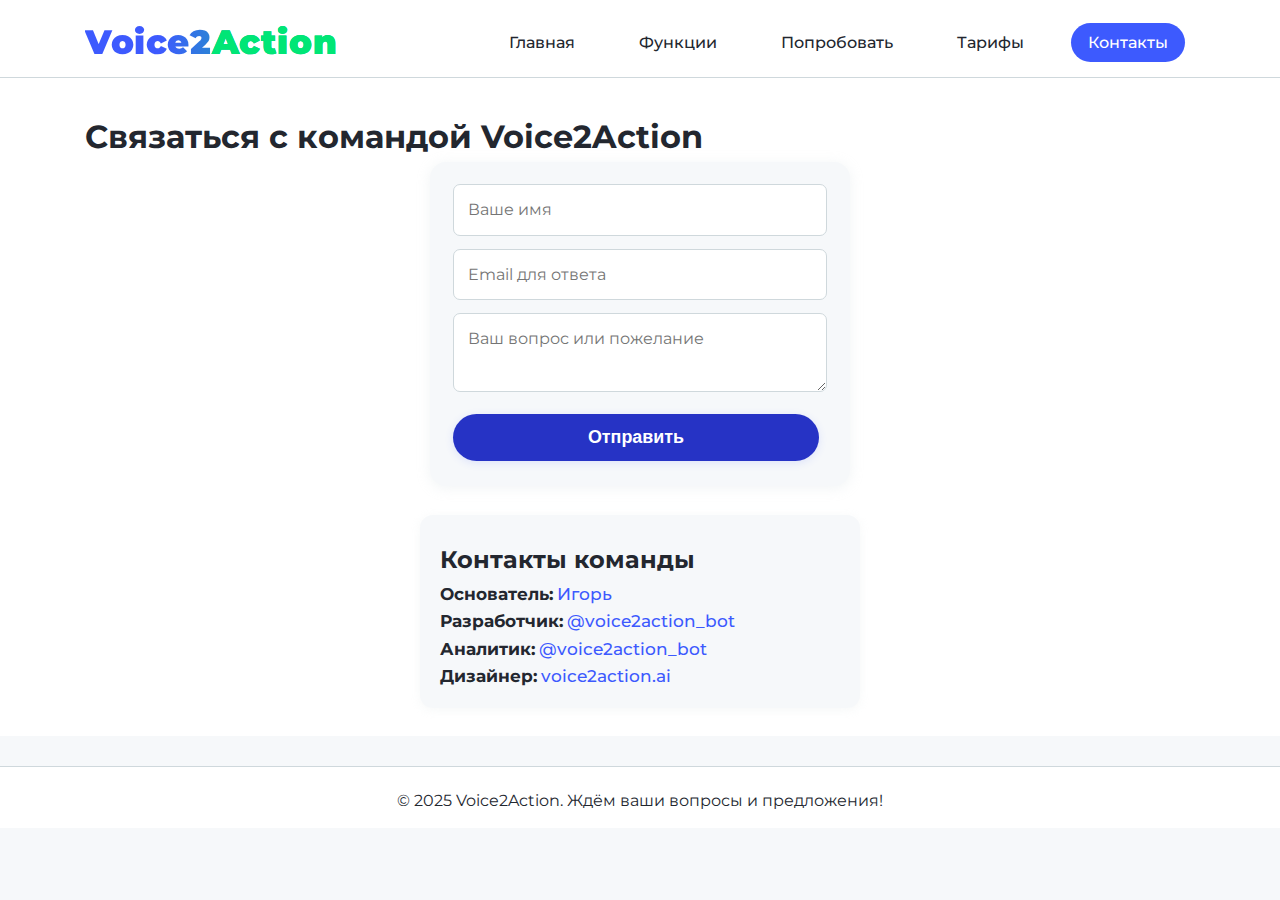
<file: frontend/contact.html>
<!DOCTYPE html>
<html lang="ru">
<head>
  <meta charset="UTF-8">
  <meta name="viewport" content="width=device-width, initial-scale=1.0">
  <title>Контакты – Voice2Action</title>
  <link rel="stylesheet" href="css/style.css">
</head>
<body>
  <header>
    <div class="container header">
      <a href="index.html" class="logo-text">Voice2<span class="ai-accent">Action</span></a>
      <nav>
        <a href="index.html">Главная</a>
        <a href="features.html">Функции</a>
        <a href="app.html">Попробовать</a>
        <a href="pricing.html">Тарифы</a>
        <a href="contact.html" class="active">Контакты</a>
      </nav>
    </div>
  </header>
  <section class="contact-form-section">
    <div class="container">
      <h1>Связаться с командой Voice2Action</h1>
      <form class="contact-form" action="#" method="post">
        <input type="text" name="name" placeholder="Ваше имя" required>
        <input type="email" name="email" placeholder="Email для ответа" required>
        <textarea name="message" placeholder="Ваш вопрос или пожелание" required></textarea>
        <button type="submit" class="btn primary-btn">Отправить</button>
      </form>
      <div class="contacts-block">
        <h2>Контакты команды</h2>
        <ul>
          <li><strong>Основатель:</strong> <a href="https://t.me/kruasanchiiik17" target="_blank">Игорь</a></li>
          <li><strong>Разработчик:</strong> <a href="https://t.me/voice2action_bot" target="_blank">@voice2action_bot</a></li>
          <li><strong>Аналитик:</strong> <a href="https://t.me/voice2action_bot" target="_blank">@voice2action_bot</a></li>
          <li><strong>Дизайнер:</strong> <a href="https://voice2action.ai" target="_blank">voice2action.ai</a></li>
        </ul>
      </div>
    </div>
  </section>
  <footer>
    <div class="container footer">
      <p>&copy; 2025 Voice2Action. Ждём ваши вопросы и предложения!</p>
    </div>
  </footer>
  <script src="js/main.js"></script>
</body>
</html>
</file>
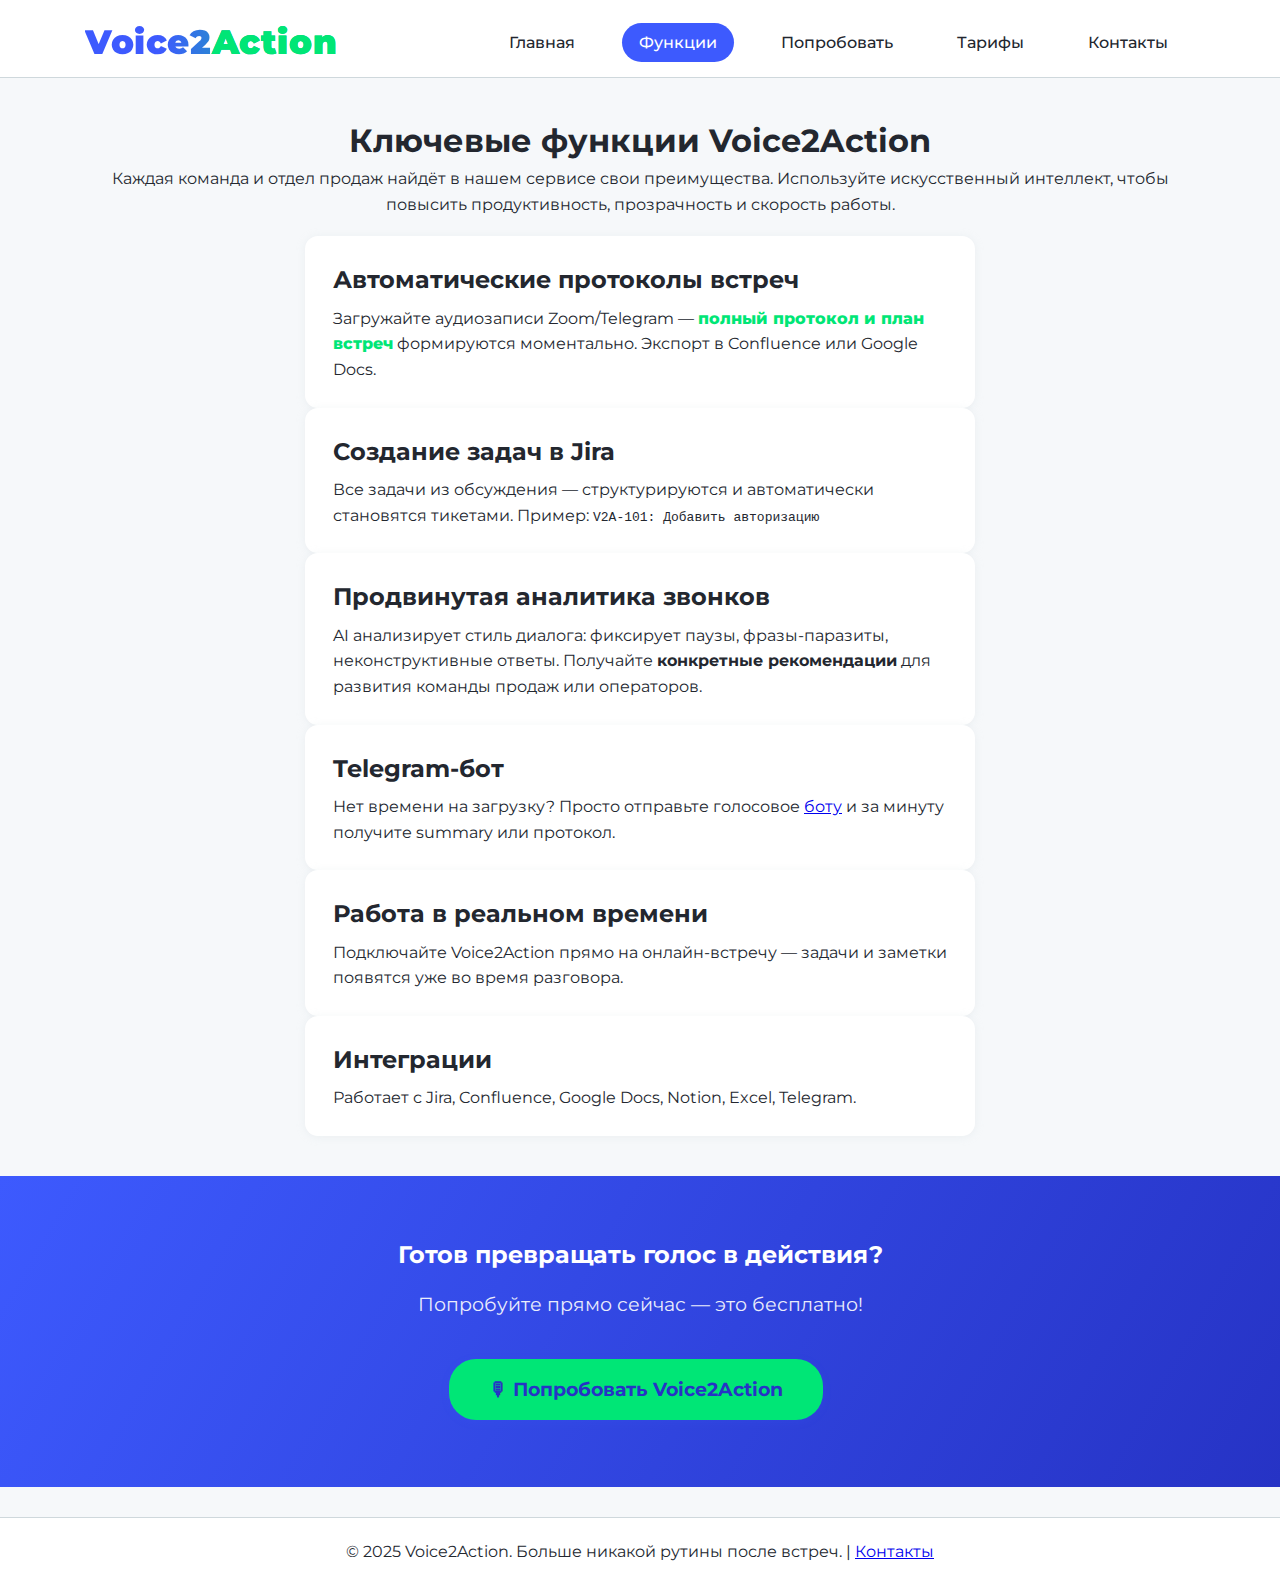
<file: frontend/features.html>
<!DOCTYPE html>
<html lang="ru">
<head>
  <meta charset="UTF-8">
  <meta name="viewport" content="width=device-width, initial-scale=1.0">
  <title>Функции – Voice2Action</title>
  <link rel="stylesheet" href="css/style.css">
</head>
<body>
  <header>
    <div class="container header">
      <a href="index.html" class="logo-text">Voice2<span class="ai-accent">Action</span></a>
      <nav>
        <a href="index.html">Главная</a>
        <a href="features.html" class="active">Функции</a>
        <a href="app.html">Попробовать</a>
        <a href="pricing.html">Тарифы</a>
        <a href="contact.html">Контакты</a>
      </nav>
    </div>
  </header>
  <section class="features-intro">
    <div class="container">
      <h1>Ключевые функции Voice2Action</h1>
      <p>Каждая команда и отдел продаж найдёт в нашем сервисе свои преимущества. Используйте искусственный интеллект, чтобы повысить продуктивность, прозрачность и скорость работы.</p>
    </div>
  </section>
  <section class="features-list">
    <div class="container">
      <div class="feature-block">
        <h2>Автоматические протоколы встреч</h2>
        <p>Загружайте аудиозаписи Zoom/Telegram — <span class="accent">полный протокол и план встреч</span> формируются моментально. Экспорт в Confluence или Google Docs.</p>
      </div>
      <div class="feature-block">
        <h2>Создание задач в Jira</h2>
        <p>Все задачи из обсуждения — структурируются и автоматически становятся тикетами. Пример: <code>V2A-101: Добавить авторизацию</code></p>
      </div>
      <div class="feature-block">
        <h2>Продвинутая аналитика звонков</h2>
        <p>AI анализирует стиль диалога: фиксирует паузы, фразы-паразиты, неконструктивные ответы. Получайте <strong>конкретные рекомендации</strong> для развития команды продаж или операторов.</p>
      </div>
      <div class="feature-block">
        <h2>Telegram-бот</h2>
        <p>Нет времени на загрузку? Просто отправьте голосовое <a href="https://t.me/voice2action_bot" target="_blank">боту</a> и за минуту получите summary или протокол.</p>
      </div>
      <div class="feature-block">
        <h2>Работа в реальном времени</h2>
        <p>Подключайте Voice2Action прямо на онлайн-встречу — задачи и заметки появятся уже во время разговора.</p>
      </div>
      <div class="feature-block">
        <h2>Интеграции</h2>
        <p>Работает с Jira, Confluence, Google Docs, Notion, Excel, Telegram.</p>
      </div>
    </div>
  </section>

  <!-- CTA Section -->
  <section class="cta-section" style="text-align:center; padding:60px 20px; background:linear-gradient(120deg, var(--primary) 0%, var(--primary-dark) 100%); color:white; margin-top:40px;">
    <div class="container">
      <h2 style="color:white; margin-bottom:15px;">Готов превращать голос в действия?</h2>
      <p style="font-size:1.2em; margin-bottom:30px; opacity:0.9;">Попробуйте прямо сейчас — это бесплатно!</p>
      <a href="app.html" class="btn primary-btn" style="font-size:1.2em; padding:15px 40px; background:var(--accent); color:var(--primary-dark);">
        🎙 Попробовать Voice2Action
      </a>
    </div>
  </section>

  <footer>
    <div class="container footer">
      <p>&copy; 2025 Voice2Action. Больше никакой рутины после встреч. | <a href="contact.html">Контакты</a></p>
    </div>
  </footer>
  <script src="js/main.js"></script>
</body>
</html>
</file>
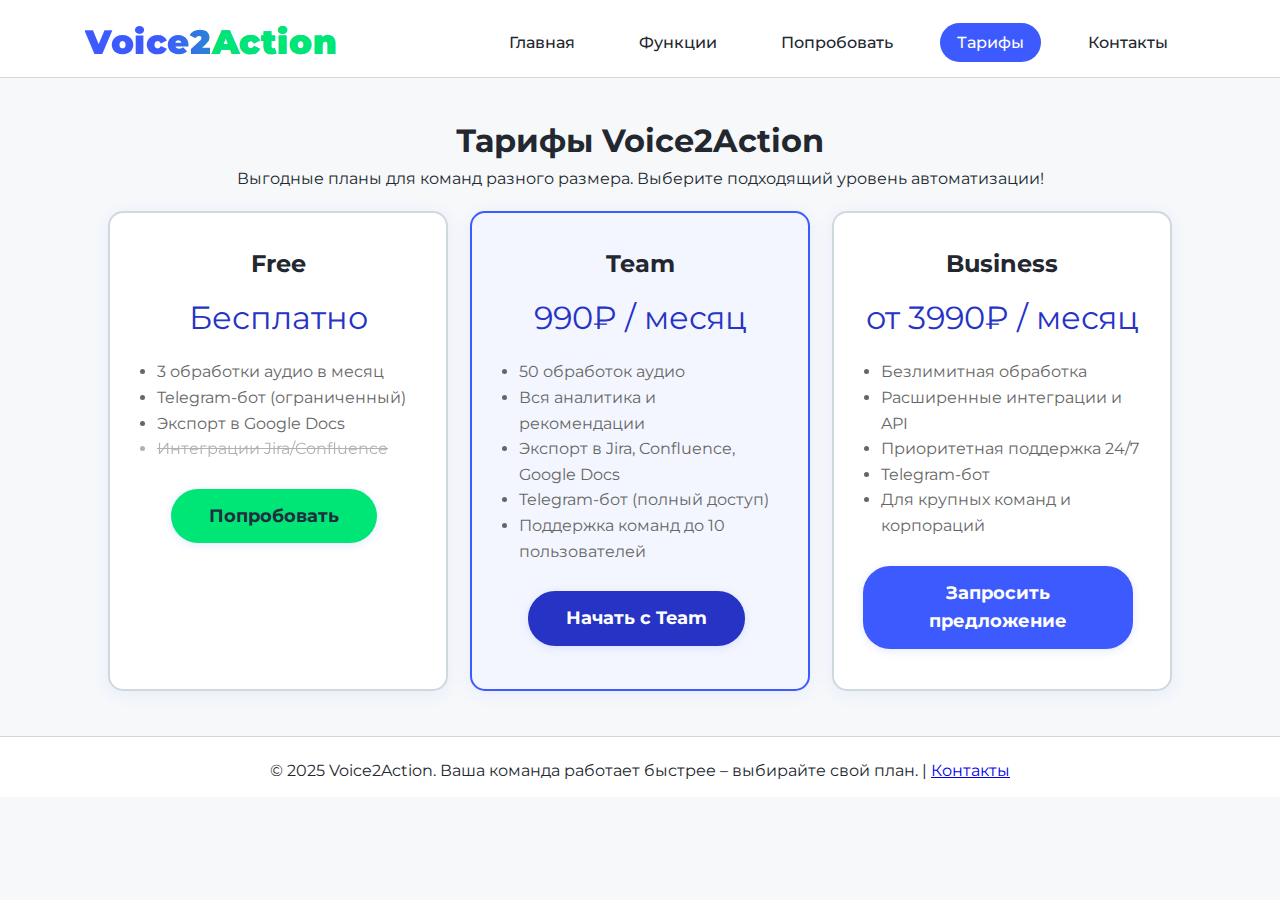
<file: frontend/pricing.html>
<!DOCTYPE html>
<html lang="ru">
<head>
  <meta charset="UTF-8">
  <meta name="viewport" content="width=device-width, initial-scale=1.0">
  <title>Тарифы – Voice2Action</title>
  <link rel="stylesheet" href="css/style.css">
</head>
<body>
  <header>
    <div class="container header">
      <a href="index.html" class="logo-text">Voice2<span class="ai-accent">Action</span></a>
      <nav>
        <a href="index.html">Главная</a>
        <a href="features.html">Функции</a>
        <a href="app.html">Попробовать</a>
        <a href="pricing.html" class="active">Тарифы</a>
        <a href="contact.html">Контакты</a>
      </nav>
    </div>
  </header>
  <section class="pricing-intro">
    <div class="container">
      <h1>Тарифы Voice2Action</h1>
      <p>Выгодные планы для команд разного размера. Выберите подходящий уровень автоматизации!</p>
    </div>
  </section>
  <section class="pricing-table">
    <div class="container">
      <div class="pricing-row">
        <div class="pricing-plan">
          <h2>Free</h2>
          <p class="price">Бесплатно</p>
          <ul>
            <li>3 обработки аудио в месяц</li>
            <li>Telegram-бот (ограниченный)</li>
            <li>Экспорт в Google Docs</li>
            <li class="muted">Интеграции Jira/Confluence</li>
          </ul>
          <a href="contact.html" class="btn secondary">Попробовать</a>
        </div>
        <div class="pricing-plan popular">
          <h2>Team</h2>
          <p class="price">990₽ / месяц</p>
          <ul>
            <li>50 обработок аудио</li>
            <li>Вся аналитика и рекомендации</li>
            <li>Экспорт в Jira, Confluence, Google Docs</li>
            <li>Telegram-бот (полный доступ)</li>
            <li>Поддержка команд до 10 пользователей</li>
          </ul>
          <a href="contact.html" class="btn primary-btn">Начать с Team</a>
        </div>
        <div class="pricing-plan">
          <h2>Business</h2>
          <p class="price">от 3990₽ / месяц</p>
          <ul>
            <li>Безлимитная обработка</li>
            <li>Расширенные интеграции и API</li>
            <li>Приоритетная поддержка 24/7</li>
            <li>Telegram-бот</li>
            <li>Для крупных команд и корпораций</li>
          </ul>
          <a href="contact.html" class="btn">Запросить предложение</a>
        </div>
      </div>
    </div>
  </section>
  <footer>
    <div class="container footer">
      <p>&copy; 2025 Voice2Action. Ваша команда работает быстрее – выбирайте свой план. | <a href="contact.html">Контакты</a></p>
    </div>
  </footer>
  <script src="js/main.js"></script>
</body>
</html>
</file>
<file: css/style.css>
@import url('https://fonts.googleapis.com/css?family=Montserrat:400,700&display=swap');

:root {
  --bg: #F6F8FA;
  --white: #fff;
  --primary: #3D5AFE;
  --primary-dark: #2633C5;
  --accent: #00E676;
  --gray: #cfd8dc;
  --text: #23272F;
  --light-text: #666;
}
* {
  box-sizing: border-box;
  margin: 0;
  padding: 0;
}
body {
  font-family: 'Montserrat', Arial, sans-serif;
  background: var(--bg);
  color: var(--text);
  line-height: 1.6;
}
.container {
  max-width: 1150px;
  margin: 0 auto;
  padding: 0 20px;
}

header {
  background: var(--white);
  border-bottom: 1px solid var(--gray);
  padding: 15px 0 0 0;
  position: sticky;
  top: 0;
  z-index: 100;
}
.header {
  display: flex;
  align-items: center;
  justify-content: space-between;
  gap: 24px;
  padding-bottom: 7px;
}
.logo {
  height: 54px;
}
nav {
  display: flex;
  gap: 10px;
}
nav a {
  text-decoration: none;
  color: var(--text);
  font-weight: 500;
  margin: 0 10px;
  padding: 7px 17px;
  border-radius: 25px;
  transition: background 0.18s, color 0.18s;
}
nav a.active,
nav a:hover {
  color: var(--white);
  background: var(--primary);
}
.hero {
  background: linear-gradient(120deg, var(--primary) 0%, var(--primary-dark) 100%);
  color: var(--white);
  padding: 60px 0 50px 0;
  text-align: center;
  position: relative;
}
.hero .accent {
  color: var(--accent);
  font-weight: bold;
}
.subtitle {
  font-size: 1.3em;
  margin: 15px 0 35px 0;
  color: #d1eaff;
}
.ripple {
  position: absolute;
  pointer-events: none;
  border-radius: 50%;
  transform: scale(0);
  animation: ripple 0.6s linear;
  background: rgba(61,90,254,0.22);
  width: 100px;
  height: 100px;
  left: 50%;
  top: 50%;
  margin-left: -50px;
  margin-top: -50px;
  z-index: 4;
}
@keyframes ripple {
  to {
    transform: scale(2.2);
    opacity: 0;
  }
}
.btn {
  display: inline-block;
  font-size: 1.12em;
  padding: 13px 38px;
  border: 0;
  border-radius: 27px;
  background: var(--primary);
  color: var(--white);
  cursor: pointer;
  transition: background 0.18s, box-shadow 0.18s;
  font-weight: 700;
  margin: 9px 8px 0 0;
  text-decoration: none;
  box-shadow: 0 2px 8px #3d5afe22;
  position: relative;
  overflow: hidden;
}
.btn.primary-btn {
  background: var(--primary-dark);
}
.btn.secondary {
  background: var(--accent);
  color: #212e3e;
}
.btn:hover {
  background: var(--accent);
  color: var(--primary-dark);
}
.benefits {
  padding: 55px 0 20px 0;
  background: var(--white);
}
.benefits-list {
  display: flex;
  flex-wrap: wrap;
  justify-content: space-around;
  gap: 24px;
  margin-top: 28px;
}
.benefit {
  background: var(--bg);
  border-radius: 14px;
  padding: 28px 24px;
  box-shadow: 0 1px 9px #cfd8dc44;
  max-width: 330px;
  text-align: center;
  flex: 1 1 200px;
}
.how-works {
  padding: 51px 0 20px 0;
}
.steps {
  list-style: decimal inside;
  font-size: 1.14em;
  margin: 12px 0 6px 0;
  padding: 0 0 0 14px;
}
.demo-link a {
  color: var(--primary);
  text-decoration: underline;
}
.audience {
  background: var(--white);
  padding: 45px 0 18px 0;
}
.audience-list {
  display: flex;
  flex-wrap: wrap;
  gap: 24px;
  justify-content: space-between;
  margin-top: 23px;
}
.audience-item {
  background: var(--bg);
  border-radius: 14px;
  padding: 18px 18px;
  flex: 1 1 180px;
  text-align: center;
  box-shadow: 0 1px 10px #2633c511;
}
.cta {
  background: linear-gradient(120deg, var(--accent) 0%, var(--primary) 100%);
  color: var(--white);
  padding: 55px 0 36px 0;
  text-align: center;
}
.tg-link {
  color: var(--white);
  text-decoration: underline;
  margin-left: 9px;
  font-weight: 700;
}
footer {
  background: var(--white);
  color: var(--text);
  border-top: 1px solid var(--gray);
  padding: 21px 0 14px 0;
  margin-top: 30px;
  text-align: center;
  font-size: 1em;
}
.features-intro, .pricing-intro {
  background: var(--bg);
  padding: 37px 0 19px 0;
  text-align: center;
}
.features-list, .pricing-table .container {
  display: flex;
  flex-direction: column;
  gap: 26px;
}
.feature-block {
  background: var(--white);
  box-shadow: 0 1px 9px #cfd8dc44;
  border-radius: 13px;
  padding: 25px 28px;
  max-width: 670px;
  margin: 0 auto;
}
.feature-block h2 {
  margin-bottom: 6px;
}
.pricing-row {
  display: flex;
  flex-wrap: wrap;
  justify-content: center;
  gap: 22px;
}
.pricing-plan {
  background: var(--white);
  border: 2px solid var(--gray);
  border-radius: 15px;
  padding: 32px 29px;
  min-width: 240px;
  box-shadow: 0 3px 17px #3d5afe14;
  flex: 1 1 260px;
  max-width: 340px;
  text-align: center;
  transition: border 0.18s, box-shadow 0.18s;
  margin-bottom: 15px;
}
.pricing-plan.popular {
  border: 2px solid var(--primary);
  background: #f3f6ff;
}
.pricing-plan h2 {
  margin-bottom: 4px;
}
.price {
  font-size: 2em;
  color: var(--primary-dark);
  margin: 9px 0 16px 0;
}
.pricing-plan ul {
  text-align: left;
  margin: 0 0 18px 0;
  padding: 0 0 0 18px;
  color: var(--light-text);
}
.pricing-plan ul li.muted {
  opacity: 0.5;
  text-decoration: line-through;
}
.contact-form-section {
  background: var(--white);
  padding: 33px 0 28px 0;
}
.contact-form {
  display: flex;
  flex-direction: column;
  gap: 13px;
  max-width: 420px;
  margin: 0 auto 20px auto;
  background: var(--bg);
  padding: 22px 23px 25px 23px;
  border-radius: 16px;
  box-shadow: 0 2px 13px #cfd8dc49;
}
.contact-form input, .contact-form textarea {
  font: inherit;
  padding: 12px 14px;
  border: 1.7px solid var(--gray);
  border-radius: 7px;
  outline: none;
  transition: border 0.16s;
  background: var(--white);
  color: var(--text);
}
.contact-form input:focus, .contact-form textarea:focus {
  border-color: var(--primary);
}
.contact-form textarea {
  min-height: 79px;
  resize: vertical;
}
.contacts-block {
  margin: 29px auto 0 auto;
  max-width: 440px;
  background: var(--bg);
  border-radius: 13px;
  padding: 26px 14px 19px 20px;
  box-shadow: 0 2px 10px #cfd8dc30;
}
.contacts-block ul {
  list-style: none;
  padding: 0;
  font-size: 1.07em;
}
.contacts-block a {
  color: var(--primary);
  font-weight: 500;
  text-decoration: none;
}
.contacts-block a:hover {
  text-decoration: underline;
}
.benefits, .how-works, .audience, .cta, .features-list, .pricing-row, .contact-form-section, .contacts-block {
  opacity: 0.2;
  transform: translateY(80px);
  transition: opacity 0.65s cubic-bezier(.85,0,.22,1), transform 0.65s cubic-bezier(.85,0,.22,1);
}
.logo-text {
  font-size: 2.15em;
  font-weight: 900;
  letter-spacing: 0.6px;
  background: linear-gradient(90deg, var(--primary) 30%, var(--accent) 100%);
  -webkit-background-clip: text;
  -webkit-text-fill-color: transparent;
}
.logo-text .ai-accent {
  color: var(--accent);
  background: unset;
  -webkit-text-fill-color: var(--accent);
}
.hero-xxl {
  min-height: 380px;
  padding: 75px 0 60px 0;
}
.hero .tag {
  background: #eceaff;
  color: var(--primary);
  border-radius: 15px;
  padding: 2px 12px 2px 12px;
  font-size: 0.96em;
  margin: 0 0 0 8px;
  display: inline-block;
}
.big-benefits .benefits-list {
  gap: 33px;
  margin-top: 48px;
}
.big-benefits .benefit {
  font-size: 1.14em;
  max-width: 375px;
  padding: 32px 30px;
}
.styled-icon-steps .icon-steps {
  display: flex;
  justify-content: center;
  gap: 38px;
  margin: 37px 0 10px 0;
  flex-wrap: wrap;
}
.styled-icon-steps .step {
  background: var(--white);
  box-shadow: 0 1px 8px #4954ff15;
  border-radius: 15px;
  padding: 32px 23px 25px 23px;
  text-align: center;
  max-width: 265px;
  min-width: 180px;
}
.icon-circle {
  width: 40px;
  height: 40px;
  background: linear-gradient(135deg, var(--primary), var(--accent));
  color: var(--white);
  border-radius: 50%;
  line-height: 40px;
  font-size: 1.22em;
  font-weight: 700;
  display: inline-block;
  margin-bottom: 16px;
  margin-top: 5px;
}
.xxl-audience .audience-list {
  gap: 26px;
  justify-content: center;
}
.xxl-audience .audience-item {
  min-width: 190px;
  max-width: 340px;
  font-size: 1.14em;
  padding: 26px 22px;
}
.proof {
  background: linear-gradient(103deg, var(--accent) 0%, var(--primary) 66%, #fff 100%);
  color: var(--text);
  padding: 50px 0 40px 0;
}
.proof-row {
  display: flex;
  gap: 25px;
  justify-content: center;
  margin-top: 28px;
  flex-wrap: wrap;
}
.proof-col {
  background: var(--white);
  border-radius: 14px;
  box-shadow: 0 1px 12px #89ff8122;
  padding: 30px 28px 22px 28px;
  font-style: italic;
  max-width: 410px;
  position: relative;
}
.proof-user {
  display: block;
  margin-top: 17px;
  color: var(--primary-dark);
  font-size: 1em;
  font-style: normal;
}
.tech {
  background: #ecefff;
  padding: 48px 0 20px 0;
}
.tech-list {
  display: flex;
  flex-wrap: wrap;
  gap: 33px;
  justify-content: center;
  margin-top: 26px;
}
.tech-item {
  background: var(--white);
  border-radius: 11px;
  box-shadow: 0 1px 8px #3d5afe15;
  padding: 22px 27px;
  font-size: 1.11em;
  font-weight: 500;
  max-width: 340px;
  text-align: center;
}
.hero .accent,
.accent {
  color: var(--accent) !important;
  font-weight: 800;
  background: unset;
  -webkit-text-fill-color: unset;
}
@media (max-width: 900px) {
  .benefits-list, .audience-list, .pricing-row {
    flex-direction: column;
    align-items: stretch;
  }
  .header, .container {
    flex-direction: column;
    align-items: center;
  }
  .styled-icon-steps .icon-steps, .proof-row, .tech-list, .big-benefits .benefits-list, .audience-list {
    flex-direction: column;
    align-items: stretch;
    gap: 18px;
  }
  .logo-text {
    font-size: 1.33em;
  }
}
@media (max-width: 600px) {
  .container {
    padding: 0 7px;
  }
  .logo {
    height: 43px;
  }
  .feature-block, .contacts-block {
    padding: 13px 5px 19px 10px;
  }
  nav a {
    padding: 7px 8px;
  }
  .pricing-plan {
    padding: 18px 8px;
    min-width: 170px;
    max-width: 98vw;
  }
}
/* ДЕМО: Загрузка аудио */
.demo-upload {
  padding: 80px 20px;
  background: linear-gradient(135deg, #667eea 0%, #764ba2 100%);
  color: white;
  text-align: center;
}

.demo-upload h2 {
  font-size: 2.5rem;
  margin-bottom: 1rem;
}

.demo-upload .subtitle {
  font-size: 1.1rem;
  opacity: 0.9;
  margin-bottom: 2rem;
}

.upload-form {
  display: flex;
  gap: 1rem;
  justify-content: center;
  align-items: center;
  flex-wrap: wrap;
  margin-bottom: 2rem;
}

.upload-form input[type="file"] {
  padding: 12px 20px;
  background: white;
  border: 2px solid #3d5afe;
  border-radius: 8px;
  cursor: pointer;
  font-size: 1rem;
}

.upload-status {
  margin: 1rem 0;
  font-size: 1.1rem;
  font-weight: 600;
}

.upload-status .loading {
  color: #ffd700;
}

.upload-status .success {
  color: #4caf50;
}

.upload-status .error {
  color: #ff4444;
}

.upload-result {
  margin-top: 2rem;
  text-align: left;
  max-width: 800px;
  margin-left: auto;
  margin-right: auto;
}

.result-card {
  background: white;
  color: #333;
  padding: 20px;
  border-radius: 8px;
  margin-bottom: 1rem;
  box-shadow: 0 4px 6px rgba(0,0,0,0.1);
}

.result-card h3 {
  margin-bottom: 0.5rem;
  color: #3d5afe;
}

.result-card pre {
  background: #f5f5f5;
  padding: 10px;
  border-radius: 4px;
  overflow-x: auto;
  white-space: pre-wrap;
}

.result-links {
  display: flex;
  gap: 1rem;
  justify-content: center;
  margin-top: 1rem;
  flex-wrap: wrap;
}
</file>
<file: frontend/css/style.css>
@import url('https://fonts.googleapis.com/css?family=Montserrat:400,700&display=swap');

:root {
  --bg: #F6F8FA;
  --white: #fff;
  --primary: #3D5AFE;
  --primary-dark: #2633C5;
  --accent: #00E676;
  --gray: #cfd8dc;
  --text: #23272F;
  --light-text: #666;
}
* {
  box-sizing: border-box;
  margin: 0;
  padding: 0;
}
body {
  font-family: 'Montserrat', Arial, sans-serif;
  background: var(--bg);
  color: var(--text);
  line-height: 1.6;
}
.container {
  max-width: 1150px;
  margin: 0 auto;
  padding: 0 20px;
}

header {
  background: var(--white);
  border-bottom: 1px solid var(--gray);
  padding: 15px 0 0 0;
  position: sticky;
  top: 0;
  z-index: 100;
}
.header {
  display: flex;
  align-items: center;
  justify-content: space-between;
  gap: 24px;
  padding-bottom: 7px;
}
.logo {
  height: 54px;
}
nav {
  display: flex;
  gap: 10px;
}
nav a {
  text-decoration: none;
  color: var(--text);
  font-weight: 500;
  margin: 0 10px;
  padding: 7px 17px;
  border-radius: 25px;
  transition: background 0.18s, color 0.18s;
}
nav a.active,
nav a:hover {
  color: var(--white);
  background: var(--primary);
}
.hero {
  background: linear-gradient(120deg, var(--primary) 0%, var(--primary-dark) 100%);
  color: var(--white);
  padding: 60px 0 50px 0;
  text-align: center;
  position: relative;
}
.hero .accent {
  color: var(--accent);
  font-weight: bold;
}
.subtitle {
  font-size: 1.3em;
  margin: 15px 0 35px 0;
  color: #d1eaff;
}
.ripple {
  position: absolute;
  pointer-events: none;
  border-radius: 50%;
  transform: scale(0);
  animation: ripple 0.6s linear;
  background: rgba(61,90,254,0.22);
  width: 100px;
  height: 100px;
  left: 50%;
  top: 50%;
  margin-left: -50px;
  margin-top: -50px;
  z-index: 4;
}
@keyframes ripple {
  to {
    transform: scale(2.2);
    opacity: 0;
  }
}
.btn {
  display: inline-block;
  font-size: 1.12em;
  padding: 13px 38px;
  border: 0;
  border-radius: 27px;
  background: var(--primary);
  color: var(--white);
  cursor: pointer;
  transition: background 0.18s, box-shadow 0.18s;
  font-weight: 700;
  margin: 9px 8px 0 0;
  text-decoration: none;
  box-shadow: 0 2px 8px #3d5afe22;
  position: relative;
  overflow: hidden;
}
.btn.primary-btn {
  background: var(--primary-dark);
}
.btn.secondary {
  background: var(--accent);
  color: #212e3e;
}
.btn:hover {
  background: var(--accent);
  color: var(--primary-dark);
}
.benefits {
  padding: 55px 0 20px 0;
  background: var(--white);
}
.benefits-list {
  display: flex;
  flex-wrap: wrap;
  justify-content: space-around;
  gap: 24px;
  margin-top: 28px;
}
.benefit {
  background: var(--bg);
  border-radius: 14px;
  padding: 28px 24px;
  box-shadow: 0 1px 9px #cfd8dc44;
  max-width: 330px;
  text-align: center;
  flex: 1 1 200px;
}
.how-works {
  padding: 51px 0 20px 0;
}
.steps {
  list-style: decimal inside;
  font-size: 1.14em;
  margin: 12px 0 6px 0;
  padding: 0 0 0 14px;
}
.demo-link a {
  color: var(--primary);
  text-decoration: underline;
}
.audience {
  background: var(--white);
  padding: 45px 0 18px 0;
}
.audience-list {
  display: flex;
  flex-wrap: wrap;
  gap: 24px;
  justify-content: space-between;
  margin-top: 23px;
}
.audience-item {
  background: var(--bg);
  border-radius: 14px;
  padding: 18px 18px;
  flex: 1 1 180px;
  text-align: center;
  box-shadow: 0 1px 10px #2633c511;
}
.cta {
  background: linear-gradient(120deg, var(--accent) 0%, var(--primary) 100%);
  color: var(--white);
  padding: 55px 0 36px 0;
  text-align: center;
}
.tg-link {
  color: var(--white);
  text-decoration: underline;
  margin-left: 9px;
  font-weight: 700;
}
footer {
  background: var(--white);
  color: var(--text);
  border-top: 1px solid var(--gray);
  padding: 21px 0 14px 0;
  margin-top: 30px;
  text-align: center;
  font-size: 1em;
}
.features-intro, .pricing-intro {
  background: var(--bg);
  padding: 37px 0 19px 0;
  text-align: center;
}
.features-list, .pricing-table .container {
  display: flex;
  flex-direction: column;
  gap: 26px;
}
.feature-block {
  background: var(--white);
  box-shadow: 0 1px 9px #cfd8dc44;
  border-radius: 13px;
  padding: 25px 28px;
  max-width: 670px;
  margin: 0 auto;
}
.feature-block h2 {
  margin-bottom: 6px;
}
.pricing-row {
  display: flex;
  flex-wrap: wrap;
  justify-content: center;
  gap: 22px;
}
.pricing-plan {
  background: var(--white);
  border: 2px solid var(--gray);
  border-radius: 15px;
  padding: 32px 29px;
  min-width: 240px;
  box-shadow: 0 3px 17px #3d5afe14;
  flex: 1 1 260px;
  max-width: 340px;
  text-align: center;
  transition: border 0.18s, box-shadow 0.18s;
  margin-bottom: 15px;
}
.pricing-plan.popular {
  border: 2px solid var(--primary);
  background: #f3f6ff;
}
.pricing-plan h2 {
  margin-bottom: 4px;
}
.price {
  font-size: 2em;
  color: var(--primary-dark);
  margin: 9px 0 16px 0;
}
.pricing-plan ul {
  text-align: left;
  margin: 0 0 18px 0;
  padding: 0 0 0 18px;
  color: var(--light-text);
}
.pricing-plan ul li.muted {
  opacity: 0.5;
  text-decoration: line-through;
}
.contact-form-section {
  background: var(--white);
  padding: 33px 0 28px 0;
}
.contact-form {
  display: flex;
  flex-direction: column;
  gap: 13px;
  max-width: 420px;
  margin: 0 auto 20px auto;
  background: var(--bg);
  padding: 22px 23px 25px 23px;
  border-radius: 16px;
  box-shadow: 0 2px 13px #cfd8dc49;
}
.contact-form input, .contact-form textarea {
  font: inherit;
  padding: 12px 14px;
  border: 1.7px solid var(--gray);
  border-radius: 7px;
  outline: none;
  transition: border 0.16s;
  background: var(--white);
  color: var(--text);
}
.contact-form input:focus, .contact-form textarea:focus {
  border-color: var(--primary);
}
.contact-form textarea {
  min-height: 79px;
  resize: vertical;
}
.contacts-block {
  margin: 29px auto 0 auto;
  max-width: 440px;
  background: var(--bg);
  border-radius: 13px;
  padding: 26px 14px 19px 20px;
  box-shadow: 0 2px 10px #cfd8dc30;
}
.contacts-block ul {
  list-style: none;
  padding: 0;
  font-size: 1.07em;
}
.contacts-block a {
  color: var(--primary);
  font-weight: 500;
  text-decoration: none;
}
.contacts-block a:hover {
  text-decoration: underline;
}
.benefits, .how-works, .audience, .cta, .features-list, .pricing-row, .contact-form-section, .contacts-block {
  opacity: 0.2;
  transform: translateY(80px);
  transition: opacity 0.65s cubic-bezier(.85,0,.22,1), transform 0.65s cubic-bezier(.85,0,.22,1);
}
.logo-text {
  font-size: 2.15em;
  font-weight: 900;
  letter-spacing: 0.6px;
  background: linear-gradient(90deg, var(--primary) 30%, var(--accent) 100%);
  -webkit-background-clip: text;
  -webkit-text-fill-color: transparent;
}
.logo-text .ai-accent {
  color: var(--accent);
  background: unset;
  -webkit-text-fill-color: var(--accent);
}
.hero-xxl {
  min-height: 380px;
  padding: 75px 0 60px 0;
}
.hero .tag {
  background: #eceaff;
  color: var(--primary);
  border-radius: 15px;
  padding: 2px 12px 2px 12px;
  font-size: 0.96em;
  margin: 0 0 0 8px;
  display: inline-block;
}
.big-benefits .benefits-list {
  gap: 33px;
  margin-top: 48px;
}
.big-benefits .benefit {
  font-size: 1.14em;
  max-width: 375px;
  padding: 32px 30px;
}
.styled-icon-steps .icon-steps {
  display: flex;
  justify-content: center;
  gap: 38px;
  margin: 37px 0 10px 0;
  flex-wrap: wrap;
}
.styled-icon-steps .step {
  background: var(--white);
  box-shadow: 0 1px 8px #4954ff15;
  border-radius: 15px;
  padding: 32px 23px 25px 23px;
  text-align: center;
  max-width: 265px;
  min-width: 180px;
}
.icon-circle {
  width: 40px;
  height: 40px;
  background: linear-gradient(135deg, var(--primary), var(--accent));
  color: var(--white);
  border-radius: 50%;
  line-height: 40px;
  font-size: 1.22em;
  font-weight: 700;
  display: inline-block;
  margin-bottom: 16px;
  margin-top: 5px;
}
.xxl-audience .audience-list {
  gap: 26px;
  justify-content: center;
}
.xxl-audience .audience-item {
  min-width: 190px;
  max-width: 340px;
  font-size: 1.14em;
  padding: 26px 22px;
}
.proof {
  background: linear-gradient(103deg, var(--accent) 0%, var(--primary) 66%, #fff 100%);
  color: var(--text);
  padding: 50px 0 40px 0;
}
.proof-row {
  display: flex;
  gap: 25px;
  justify-content: center;
  margin-top: 28px;
  flex-wrap: wrap;
}
.proof-col {
  background: var(--white);
  border-radius: 14px;
  box-shadow: 0 1px 12px #89ff8122;
  padding: 30px 28px 22px 28px;
  font-style: italic;
  max-width: 410px;
  position: relative;
}
.proof-user {
  display: block;
  margin-top: 17px;
  color: var(--primary-dark);
  font-size: 1em;
  font-style: normal;
}
.tech {
  background: #ecefff;
  padding: 48px 0 20px 0;
}
.tech-list {
  display: flex;
  flex-wrap: wrap;
  gap: 33px;
  justify-content: center;
  margin-top: 26px;
}
.tech-item {
  background: var(--white);
  border-radius: 11px;
  box-shadow: 0 1px 8px #3d5afe15;
  padding: 22px 27px;
  font-size: 1.11em;
  font-weight: 500;
  max-width: 340px;
  text-align: center;
}
.hero .accent,
.accent {
  color: var(--accent) !important;
  font-weight: 800;
  background: unset;
  -webkit-text-fill-color: unset;
}
@media (max-width: 900px) {
  .benefits-list, .audience-list, .pricing-row {
    flex-direction: column;
    align-items: stretch;
  }
  .header, .container {
    flex-direction: column;
    align-items: center;
  }
  .styled-icon-steps .icon-steps, .proof-row, .tech-list, .big-benefits .benefits-list, .audience-list {
    flex-direction: column;
    align-items: stretch;
    gap: 18px;
  }
  .logo-text {
    font-size: 1.33em;
  }
}
@media (max-width: 600px) {
  .container {
    padding: 0 7px;
  }
  .logo {
    height: 43px;
  }
  .feature-block, .contacts-block {
    padding: 13px 5px 19px 10px;
  }
  nav a {
    padding: 7px 8px;
  }
  .pricing-plan {
    padding: 18px 8px;
    min-width: 170px;
    max-width: 98vw;
  }
}
/* ДЕМО: Загрузка аудио */
.demo-upload {
  padding: 80px 20px;
  background: linear-gradient(135deg, #667eea 0%, #764ba2 100%);
  color: white;
  text-align: center;
}

.demo-upload h2 {
  font-size: 2.5rem;
  margin-bottom: 1rem;
}

.demo-upload .subtitle {
  font-size: 1.1rem;
  opacity: 0.9;
  margin-bottom: 2rem;
}

.upload-form {
  display: flex;
  gap: 1rem;
  justify-content: center;
  align-items: center;
  flex-wrap: wrap;
  margin-bottom: 2rem;
}

.upload-form input[type="file"] {
  padding: 12px 20px;
  background: white;
  border: 2px solid #3d5afe;
  border-radius: 8px;
  cursor: pointer;
  font-size: 1rem;
}

.upload-status {
  margin: 1rem 0;
  font-size: 1.1rem;
  font-weight: 600;
}

.upload-status .loading {
  color: #ffd700;
}

.upload-status .success {
  color: #4caf50;
}

.upload-status .error {
  color: #ff4444;
}

.upload-result {
  margin-top: 2rem;
  text-align: left;
  max-width: 800px;
  margin-left: auto;
  margin-right: auto;
}

.result-card {
  background: white;
  color: #333;
  padding: 20px;
  border-radius: 8px;
  margin-bottom: 1rem;
  box-shadow: 0 4px 6px rgba(0,0,0,0.1);
}

.result-card h3 {
  margin-bottom: 0.5rem;
  color: #3d5afe;
}

.result-card pre {
  background: #f5f5f5;
  padding: 10px;
  border-radius: 4px;
  overflow-x: auto;
  white-space: pre-wrap;
}

.result-links {
  display: flex;
  gap: 1rem;
  justify-content: center;
  margin-top: 1rem;
  flex-wrap: wrap;
}
</file>
